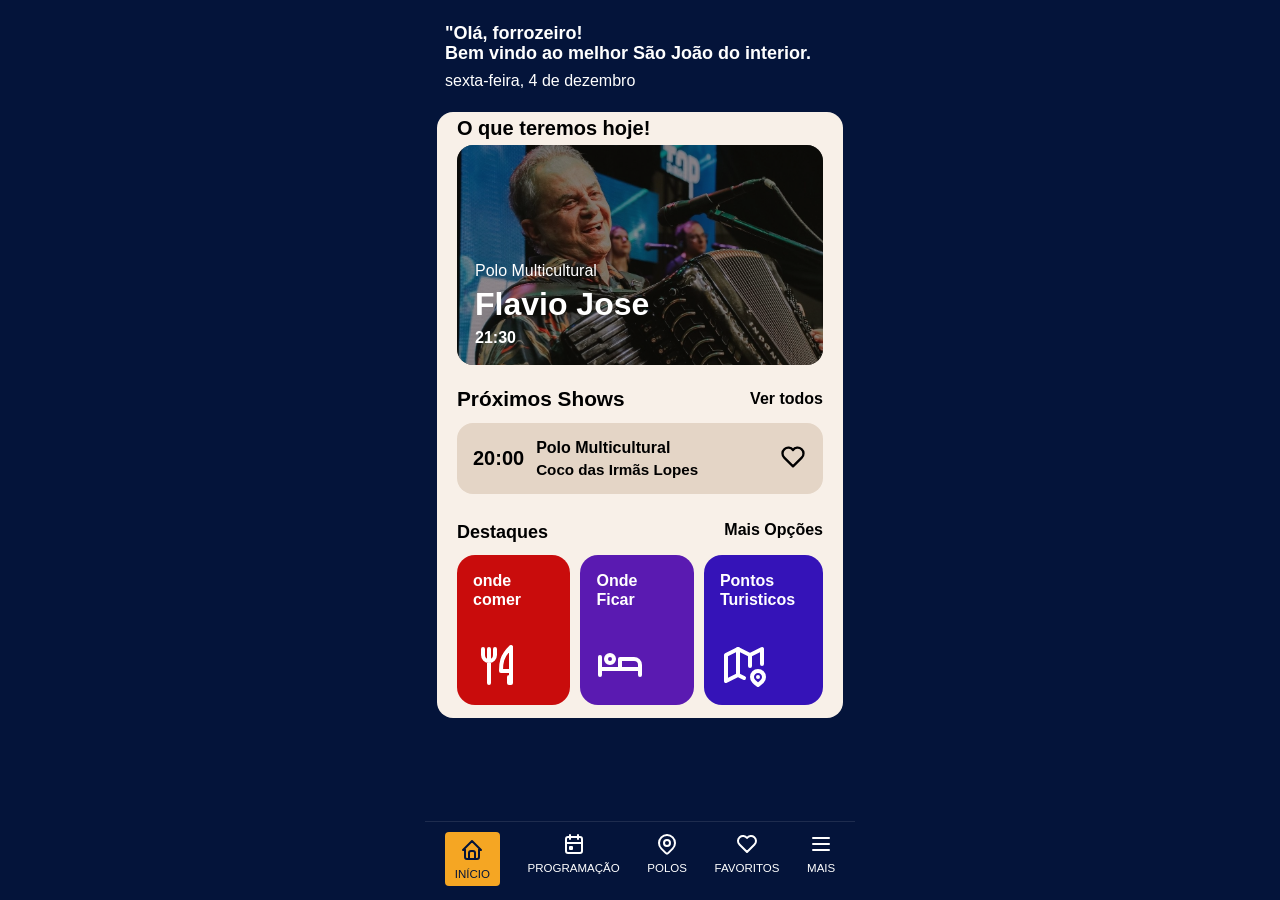
<file: index.html>
<!DOCTYPE html>
<html lang="pt-BR">

<head>
    <meta charset="UTF-8">
    <meta name="viewport" content="width=device-width, initial-scale=1.0">
    <title>Meu São João Arcoverde</title>
    <link rel="stylesheet" href="./assets/css/style.css">
    <link rel="manifest" href="/manifest.json">
    <meta name="theme-color" content="#04143A">
    <meta name="apple-mobile-web-app-capable" content="yes">
    <meta name="apple-mobile-web-app-status-bar-style" content="black-translucent">
    <meta name="apple-mobile-web-app-title" content="São João">
    <link rel="apple-touch-icon" href="/assets/icons/icon-192.png">
</head>
<body>
    <section class="topo">
        <header>
            <h1>"Olá, forrozeiro!<br>
                Bem vindo ao melhor São João do interior.
            </h1>
            <p class="data-hoje" id="dataHoje"></p>
        </header>
    </section>


    <main>
        <section class="live">
            <span>O que teremos hoje!</span>
            <div id="cardPrincipal">

            </div>
        </section>
        <section class="nextShow s">
            <header class="topoBox2">
                <h2>Próximos Shows</h2>
                <a href="./pages/programacao.html">Ver todos</a>
            </header>
            <div id="proximosShows">

            </div>
        </section>
        <section class="boxDestaques">
            <h2>Destaques</h2>
            <a href="./pages/mais.html">Mais Opções</a>
            <section class="navDestaques">
                <a href="./pages/mais/ondeComer.html" id="comer">
                    <h2>onde comer</h2>
                    <svg xmlns="http://www.w3.org/2000/svg" width="24" height="24" viewBox="0 0 24 24" fill="none"
                        stroke="currentColor" stroke-width="2" stroke-linecap="round" stroke-linejoin="round"
                        class="icon icon-tabler icons-tabler-outline icon-tabler-tools-kitchen-2">
                        <path stroke="none" d="M0 0h24v24H0z" fill="none" />
                        <path
                            d="M19 3v12h-5c-.023 -3.681 .184 -7.406 5 -12m0 12v6h-1v-3m-10 -14v17m-3 -17v3a3 3 0 1 0 6 0v-3" />
                    </svg>
                </a>
                <a href="./pages/mais/ondeFicar.html" id="ficar">
                    <h2>Onde Ficar</h2>
                    <svg xmlns="http://www.w3.org/2000/svg" width="24" height="24" viewBox="0 0 24 24" fill="none"
                        stroke="currentColor" stroke-width="2" stroke-linecap="round" stroke-linejoin="round"
                        class="icon icon-tabler icons-tabler-outline icon-tabler-bed">
                        <path stroke="none" d="M0 0h24v24H0z" fill="none" />
                        <path d="M5 9a2 2 0 1 0 4 0a2 2 0 1 0 -4 0" />
                        <path d="M22 17v-3h-20" />
                        <path d="M2 8v9" />
                        <path d="M12 14h10v-2a3 3 0 0 0 -3 -3h-7v5" />
                    </svg>
                </a>
                <a href="./pages/mais/turismo.html" id="turismo">
                    <h2>Pontos Turisticos</h2>
                    <svg xmlns="http://www.w3.org/2000/svg" width="24" height="24" viewBox="0 0 24 24" fill="none"
                        stroke="currentColor" stroke-width="2" stroke-linecap="round" stroke-linejoin="round"
                        class="icon icon-tabler icons-tabler-outline icon-tabler-map-2">
                        <path stroke="none" d="M0 0h24v24H0z" fill="none" />
                        <path d="M12 18.5l-3 -1.5l-6 3v-13l6 -3l6 3l6 -3v7.5" />
                        <path d="M9 4v13" />
                        <path d="M15 7v5.5" />
                        <path
                            d="M21.121 20.121a3 3 0 1 0 -4.242 0c.418 .419 1.125 1.045 2.121 1.879c1.051 -.89 1.759 -1.516 2.121 -1.879" />
                        <path d="M19 18v.01" />
                    </svg>
                </a>
            </section>
        </section>
    </main>

    <nav class="menu">
        <button class="btnMenu" data-pagina="inicio">
            <svg xmlns="http://www.w3.org/2000/svg" width="24" height="24" viewBox="0 0 24 24" fill="none"
                stroke="currentColor" stroke-width="2" stroke-linecap="round" stroke-linejoin="round"
                class="icon icon-tabler icons-tabler-outline icon-tabler-home">
                <path stroke="none" d="M0 0h24v24H0z" fill="none" />
                <path d="M5 12l-2 0l9 -9l9 9l-2 0" />
                <path d="M5 12v7a2 2 0 0 0 2 2h10a2 2 0 0 0 2 -2v-7" />
                <path d="M9 21v-6a2 2 0 0 1 2 -2h2a2 2 0 0 1 2 2v6" />
            </svg>
            <span>INÍCIO</span>
        </button>
        <button class="btnMenu" data-pagina="programacao">
            <svg xmlns="http://www.w3.org/2000/svg" width="24" height="24" viewBox="0 0 24 24" fill="none"
                stroke="currentColor" stroke-width="2" stroke-linecap="round" stroke-linejoin="round"
                class="icon icon-tabler icons-tabler-outline icon-tabler-calendar-event">
                <path stroke="none" d="M0 0h24v24H0z" fill="none" />
                <path d="M4 7a2 2 0 0 1 2 -2h12a2 2 0 0 1 2 2v12a2 2 0 0 1 -2 2h-12a2 2 0 0 1 -2 -2l0 -12" />
                <path d="M16 3l0 4" />
                <path d="M8 3l0 4" />
                <path d="M4 11l16 0" />
                <path d="M8 15h2v2h-2l0 -2" />
            </svg>
            <span>PROGRAMAÇÃO</span>
        </button>
        <button class="btnMenu" data-pagina="polos">
            <svg xmlns="http://www.w3.org/2000/svg" width="24" height="24" viewBox="0 0 24 24" fill="none"
                stroke="currentColor" stroke-width="2" stroke-linecap="round" stroke-linejoin="round"
                class="icon icon-tabler icons-tabler-outline icon-tabler-map-pin">
                <path stroke="none" d="M0 0h24v24H0z" fill="none" />
                <path d="M9 11a3 3 0 1 0 6 0a3 3 0 0 0 -6 0" />
                <path d="M17.657 16.657l-4.243 4.243a2 2 0 0 1 -2.827 0l-4.244 -4.243a8 8 0 1 1 11.314 0" />
            </svg>
            <span>POLOS</span>
        </button>
        <button class="btnMenu" data-pagina="favoritos">
            <svg id="favorito" xmlns="http://www.w3.org/2000/svg" width="24" height="24" viewBox="0 0 24 24" fill="none"
                stroke="currentColor" stroke-width="2" stroke-linecap="round" stroke-linejoin="round"
                class="icon icon-tabler icons-tabler-outline icon-tabler-heart">
                <path stroke="none" d="M0 0h24v24H0z" fill="none" />
                <path d="M19.5 12.572l-7.5 7.428l-7.5 -7.428a5 5 0 1 1 7.5 -6.566a5 5 0 1 1 7.5 6.572" />
            </svg>
            <span>FAVORITOS</span>
        </button>
        <button class="btnMenu" data-pagina="mais">
            <svg xmlns="http://www.w3.org/2000/svg" width="24" height="24" viewBox="0 0 24 24" fill="none"
                stroke="currentColor" stroke-width="2" stroke-linecap="round" stroke-linejoin="round"
                class="icon icon-tabler icons-tabler-outline icon-tabler-menu-2">
                <path stroke="none" d="M0 0h24v24H0z" fill="none" />
                <path d="M4 6l16 0" />
                <path d="M4 12l16 0" />
                <path d="M4 18l16 0" />
            </svg>
            <span>MAIS</span>
        </button>
    </nav>



    <script src="assets/js/home.js"></script>
    <script src="assets/js/script.js"></script>
    <script>
    if ('serviceWorker' in navigator) {
        navigator.serviceWorker.register('./sw.js')
            .then(() => console.log('Service Worker registrado!'))
            .catch(err => console.log('Erro:', err))
    }
</script>
</body>

</html>
</file>
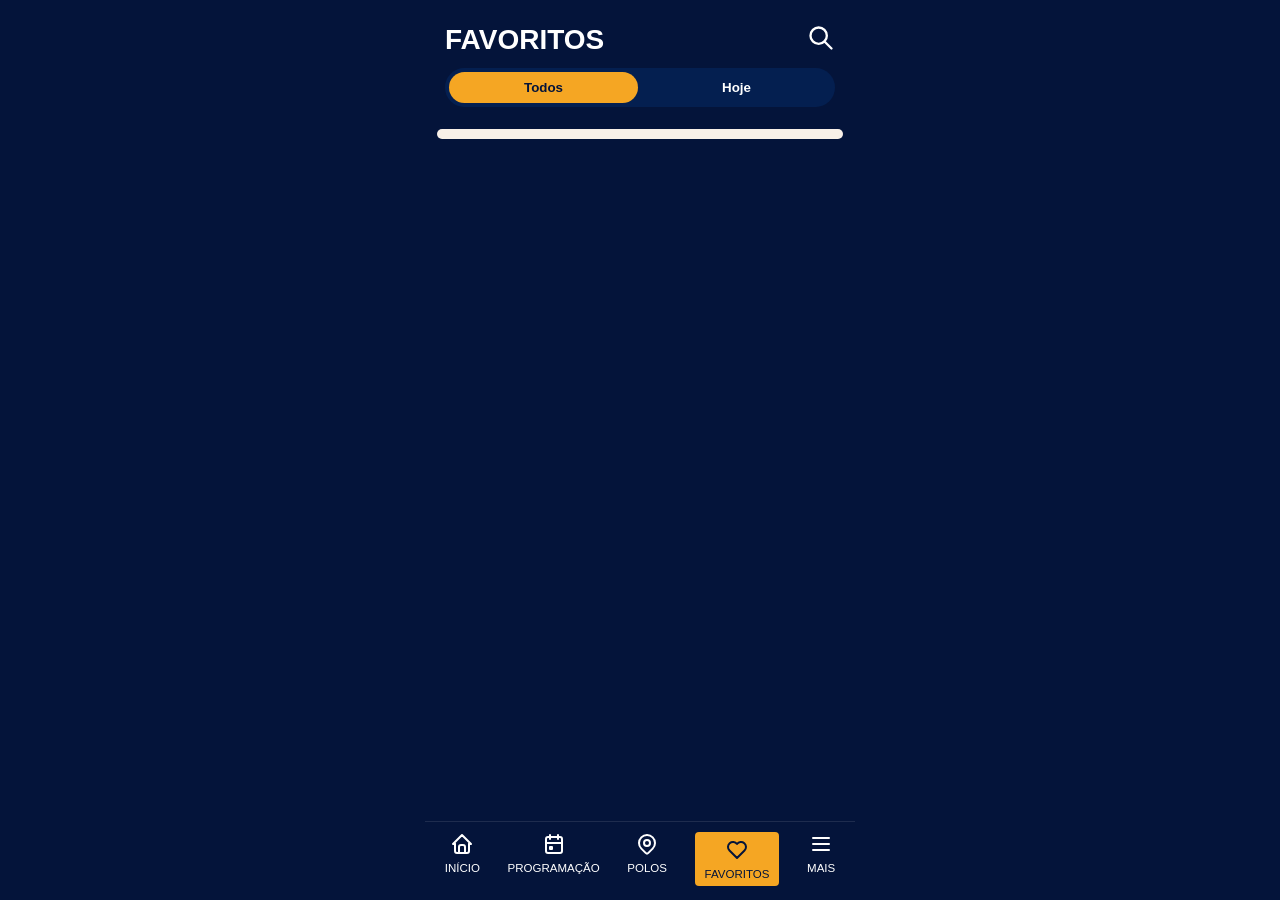
<file: pages/favoritos.html>
<!DOCTYPE html>
<html lang="pt-BR">

<head>
    <meta charset="UTF-8">
    <meta name="viewport" content="width=device-width, initial-scale=1.0">
    <title>Favoritos - Meu São João Arcoverde</title>
    <link rel="stylesheet" href="../assets/css/style.css">
    <link rel="manifest" href="/manifest.json">
    <meta name="theme-color" content="#04143A">
    <meta name="apple-mobile-web-app-capable" content="yes">
    <meta name="apple-mobile-web-app-status-bar-style" content="black-translucent">
    <meta name="apple-mobile-web-app-title" content="São João">
    <link rel="apple-touch-icon" href="/assets/icons/icon-192.png">
</head>

<body>
    <header class="headerFavoritos">
        <h1>FAVORITOS</h1>
        <button id="pesquisa">
            <svg xmlns="http://www.w3.org/2000/svg" width="24" height="24" viewBox="0 0 24 24" fill="none"
                stroke="currentColor" stroke-width="2" stroke-linecap="round" stroke-linejoin="round"
                class="icon icon-tabler icons-tabler-outline icon-tabler-zoom">
                <path stroke="none" d="M0 0h24v24H0z" fill="none" />
                <path d="M3 10a7 7 0 1 0 14 0a7 7 0 1 0 -14 0" />
                <path d="M21 21l-6 -6" />
            </svg>
        </button>
        <div id="filtro">
            <button class="btnFiltro ativo" data-filtro="todos">Todos</button>
            <button class="btnFiltro" data-filtro="hoje">Hoje</button>
        </div>

    </header>

    <main>
        <section id="listaFavoritos">


        </section>
    </main>



    <nav class="menu">
        <button class="btnMenu" data-pagina="inicio">
            <svg xmlns="http://www.w3.org/2000/svg" width="24" height="24" viewBox="0 0 24 24" fill="none"
                stroke="currentColor" stroke-width="2" stroke-linecap="round" stroke-linejoin="round"
                class="icon icon-tabler icons-tabler-outline icon-tabler-home">
                <path stroke="none" d="M0 0h24v24H0z" fill="none" />
                <path d="M5 12l-2 0l9 -9l9 9l-2 0" />
                <path d="M5 12v7a2 2 0 0 0 2 2h10a2 2 0 0 0 2 -2v-7" />
                <path d="M9 21v-6a2 2 0 0 1 2 -2h2a2 2 0 0 1 2 2v6" />
            </svg>
            <span>INÍCIO</span>
        </button>
        <button class="btnMenu" data-pagina="programacao">
            <svg xmlns="http://www.w3.org/2000/svg" width="24" height="24" viewBox="0 0 24 24" fill="none"
                stroke="currentColor" stroke-width="2" stroke-linecap="round" stroke-linejoin="round"
                class="icon icon-tabler icons-tabler-outline icon-tabler-calendar-event">
                <path stroke="none" d="M0 0h24v24H0z" fill="none" />
                <path d="M4 7a2 2 0 0 1 2 -2h12a2 2 0 0 1 2 2v12a2 2 0 0 1 -2 2h-12a2 2 0 0 1 -2 -2l0 -12" />
                <path d="M16 3l0 4" />
                <path d="M8 3l0 4" />
                <path d="M4 11l16 0" />
                <path d="M8 15h2v2h-2l0 -2" />
            </svg>
            <span>PROGRAMAÇÃO</span>
        </button>
        <button class="btnMenu" data-pagina="polos">
            <svg xmlns="http://www.w3.org/2000/svg" width="24" height="24" viewBox="0 0 24 24" fill="none"
                stroke="currentColor" stroke-width="2" stroke-linecap="round" stroke-linejoin="round"
                class="icon icon-tabler icons-tabler-outline icon-tabler-map-pin">
                <path stroke="none" d="M0 0h24v24H0z" fill="none" />
                <path d="M9 11a3 3 0 1 0 6 0a3 3 0 0 0 -6 0" />
                <path d="M17.657 16.657l-4.243 4.243a2 2 0 0 1 -2.827 0l-4.244 -4.243a8 8 0 1 1 11.314 0" />
            </svg>
            <span>POLOS</span>
        </button>
        <button class="btnMenu" data-pagina="favoritos">
            <svg id="favorito" xmlns="http://www.w3.org/2000/svg" width="24" height="24" viewBox="0 0 24 24" fill="none"
                stroke="currentColor" stroke-width="2" stroke-linecap="round" stroke-linejoin="round"
                class="icon icon-tabler icons-tabler-outline icon-tabler-heart">
                <path stroke="none" d="M0 0h24v24H0z" fill="none" />
                <path d="M19.5 12.572l-7.5 7.428l-7.5 -7.428a5 5 0 1 1 7.5 -6.566a5 5 0 1 1 7.5 6.572" />
            </svg>
            <span>FAVORITOS</span>
        </button>
        <button class="btnMenu" data-pagina="mais">
            <svg xmlns="http://www.w3.org/2000/svg" width="24" height="24" viewBox="0 0 24 24" fill="none"
                stroke="currentColor" stroke-width="2" stroke-linecap="round" stroke-linejoin="round"
                class="icon icon-tabler icons-tabler-outline icon-tabler-menu-2">
                <path stroke="none" d="M0 0h24v24H0z" fill="none" />
                <path d="M4 6l16 0" />
                <path d="M4 12l16 0" />
                <path d="M4 18l16 0" />
            </svg>
            <span>MAIS</span>
        </button>
    </nav>



    <script src="../assets/js/script.js"></script>
    <script src="../assets/js/favoritos.js"></script>
</body>

</html>
</file>
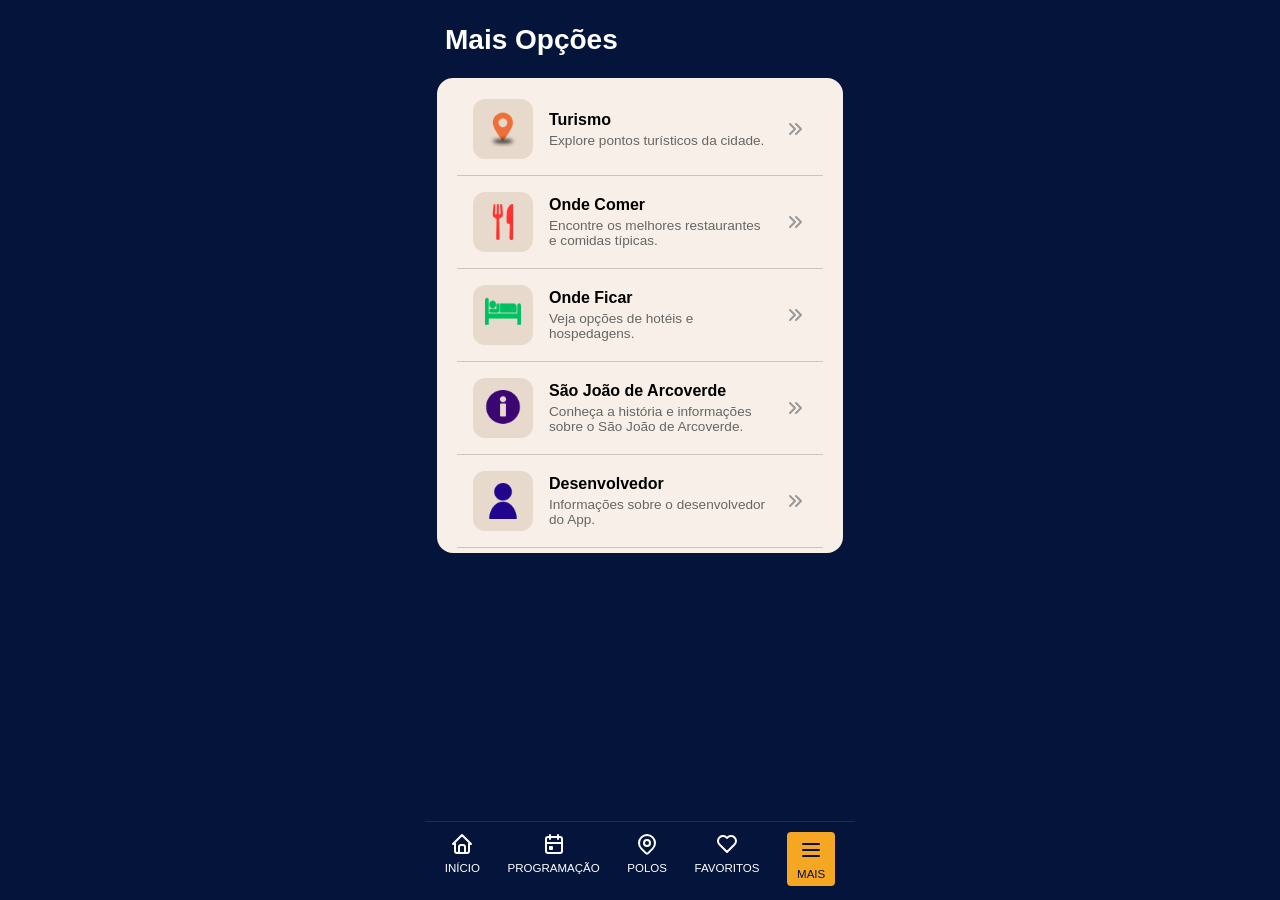
<file: pages/mais.html>
<!DOCTYPE html>
<html lang="pt-BR">

<head>
    <meta charset="UTF-8">
    <meta name="viewport" content="width=device-width, initial-scale=1.0">
    <title>Mais Opções - Meu São João Arcoverde</title>
    <link rel="stylesheet" href="../assets/css/style.css">
    <link rel="manifest" href="/manifest.json">
    <meta name="theme-color" content="#04143A">
    <meta name="apple-mobile-web-app-capable" content="yes">
    <meta name="apple-mobile-web-app-status-bar-style" content="black-translucent">
    <meta name="apple-mobile-web-app-title" content="São João">
    <link rel="apple-touch-icon" href="/assets/icons/icon-192.png">
</head>

<body>
    <header class="headerMais">
        <h1>Mais Opções</h1>
    </header>


    <main>
        <div class="cardsSobre">
            <a href="./mais/turismo.html">
                <div class="boxIcon">
                    <img src="../assets/img/local.png" alt="localização">
                </div>
                <div class="infoCard">

                    <h2>Turismo</h2>
                    <p>Explore pontos turísticos da cidade.</p>
                </div>
                <svg xmlns="http://www.w3.org/2000/svg" width="24" height="24" viewBox="0 0 24 24" fill="none"
                    stroke="currentColor" stroke-width="2" stroke-linecap="round" stroke-linejoin="round"
                    class="icon icon-tabler icons-tabler-outline icon-tabler-chevrons-right">
                    <path stroke="none" d="M0 0h24v24H0z" fill="none" />
                    <path d="M7 7l5 5l-5 5" />
                    <path d="M13 7l5 5l-5 5" />
                </svg>
            </a>
        </div>
        <div class="cardsSobre">
            <a href="./mais/ondeComer.html">
                <div class="boxIcon">
                    <img src="../assets/img/comer.png" alt="comer">
                </div>
                <div class="infoCard">

                    <h2>Onde Comer</h2>
                    <p>Encontre os melhores restaurantes e comidas típicas. </p>
                </div>
                <svg xmlns="http://www.w3.org/2000/svg" width="24" height="24" viewBox="0 0 24 24" fill="none"
                    stroke="currentColor" stroke-width="2" stroke-linecap="round" stroke-linejoin="round"
                    class="icon icon-tabler icons-tabler-outline icon-tabler-chevrons-right">
                    <path stroke="none" d="M0 0h24v24H0z" fill="none" />
                    <path d="M7 7l5 5l-5 5" />
                    <path d="M13 7l5 5l-5 5" />
                </svg>
            </a>
        </div>
        <div class="cardsSobre">
            <a href="./mais/ondeFicar.html">
                <div class="boxIcon">
                    <img src="../assets/img/dormir.png" alt="dormir">
                </div>
                <div class="infoCard">

                    <h2>Onde Ficar</h2>
                    <p>Veja opções de hotéis e hospedagens.</p>
                </div>
                <svg xmlns="http://www.w3.org/2000/svg" width="24" height="24" viewBox="0 0 24 24" fill="none"
                    stroke="currentColor" stroke-width="2" stroke-linecap="round" stroke-linejoin="round"
                    class="icon icon-tabler icons-tabler-outline icon-tabler-chevrons-right">
                    <path stroke="none" d="M0 0h24v24H0z" fill="none" />
                    <path d="M7 7l5 5l-5 5" />
                    <path d="M13 7l5 5l-5 5" />
                </svg>
            </a>
        </div>
        <div class="cardsSobre">
            <a href="./mais/sobreArcoverde.html">
                <div class="boxIcon">
                    <img src="../assets/img/info.png" alt="informação">
                </div>
                <div class="infoCard">

                    <h2>São João de Arcoverde</h2>
                    <p>Conheça a história e informações sobre o São João de Arcoverde.</p>
                </div>
                <svg xmlns="http://www.w3.org/2000/svg" width="24" height="24" viewBox="0 0 24 24" fill="none"
                    stroke="currentColor" stroke-width="2" stroke-linecap="round" stroke-linejoin="round"
                    class="icon icon-tabler icons-tabler-outline icon-tabler-chevrons-right">
                    <path stroke="none" d="M0 0h24v24H0z" fill="none" />
                    <path d="M7 7l5 5l-5 5" />
                    <path d="M13 7l5 5l-5 5" />
                </svg>

            </a>
        </div>
        <div class="cardsSobre">
            <a href="./mais/desenvolvedor.html">
                <div class="boxIcon">
                    <img src="../assets/img/desenvolvedor.png" alt="desenvolvedor">
                </div>
                <div class="infoCard">

                    <h2>Desenvolvedor</h2>
                    <p>Informações sobre o desenvolvedor do App.</p>
                </div>
                <svg xmlns="http://www.w3.org/2000/svg" width="24" height="24" viewBox="0 0 24 24" fill="none"
                    stroke="currentColor" stroke-width="2" stroke-linecap="round" stroke-linejoin="round"
                    class="icon icon-tabler icons-tabler-outline icon-tabler-chevrons-right">
                    <path stroke="none" d="M0 0h24v24H0z" fill="none" />
                    <path d="M7 7l5 5l-5 5" />
                    <path d="M13 7l5 5l-5 5" />
                </svg>
            </a>
        </div>
    </main>


    <nav class="menu">
        <button class="btnMenu" data-pagina="inicio">
            <svg xmlns="http://www.w3.org/2000/svg" width="24" height="24" viewBox="0 0 24 24" fill="none"
                stroke="currentColor" stroke-width="2" stroke-linecap="round" stroke-linejoin="round"
                class="icon icon-tabler icons-tabler-outline icon-tabler-home">
                <path stroke="none" d="M0 0h24v24H0z" fill="none" />
                <path d="M5 12l-2 0l9 -9l9 9l-2 0" />
                <path d="M5 12v7a2 2 0 0 0 2 2h10a2 2 0 0 0 2 -2v-7" />
                <path d="M9 21v-6a2 2 0 0 1 2 -2h2a2 2 0 0 1 2 2v6" />
            </svg>
            <span>INÍCIO</span>
        </button>
        <button class="btnMenu" data-pagina="programacao">
            <svg xmlns="http://www.w3.org/2000/svg" width="24" height="24" viewBox="0 0 24 24" fill="none"
                stroke="currentColor" stroke-width="2" stroke-linecap="round" stroke-linejoin="round"
                class="icon icon-tabler icons-tabler-outline icon-tabler-calendar-event">
                <path stroke="none" d="M0 0h24v24H0z" fill="none" />
                <path d="M4 7a2 2 0 0 1 2 -2h12a2 2 0 0 1 2 2v12a2 2 0 0 1 -2 2h-12a2 2 0 0 1 -2 -2l0 -12" />
                <path d="M16 3l0 4" />
                <path d="M8 3l0 4" />
                <path d="M4 11l16 0" />
                <path d="M8 15h2v2h-2l0 -2" />
            </svg>
            <span>PROGRAMAÇÃO</span>
        </button>
        <button class="btnMenu" data-pagina="polos">
            <svg xmlns="http://www.w3.org/2000/svg" width="24" height="24" viewBox="0 0 24 24" fill="none"
                stroke="currentColor" stroke-width="2" stroke-linecap="round" stroke-linejoin="round"
                class="icon icon-tabler icons-tabler-outline icon-tabler-map-pin">
                <path stroke="none" d="M0 0h24v24H0z" fill="none" />
                <path d="M9 11a3 3 0 1 0 6 0a3 3 0 0 0 -6 0" />
                <path d="M17.657 16.657l-4.243 4.243a2 2 0 0 1 -2.827 0l-4.244 -4.243a8 8 0 1 1 11.314 0" />
            </svg>
            <span>POLOS</span>
        </button>
        <button class="btnMenu" data-pagina="favoritos">
            <svg id="favorito" xmlns="http://www.w3.org/2000/svg" width="24" height="24" viewBox="0 0 24 24" fill="none"
                stroke="currentColor" stroke-width="2" stroke-linecap="round" stroke-linejoin="round"
                class="icon icon-tabler icons-tabler-outline icon-tabler-heart">
                <path stroke="none" d="M0 0h24v24H0z" fill="none" />
                <path d="M19.5 12.572l-7.5 7.428l-7.5 -7.428a5 5 0 1 1 7.5 -6.566a5 5 0 1 1 7.5 6.572" />
            </svg>
            <span>FAVORITOS</span>
        </button>
        <button class="btnMenu" data-pagina="mais">
            <svg xmlns="http://www.w3.org/2000/svg" width="24" height="24" viewBox="0 0 24 24" fill="none"
                stroke="currentColor" stroke-width="2" stroke-linecap="round" stroke-linejoin="round"
                class="icon icon-tabler icons-tabler-outline icon-tabler-menu-2">
                <path stroke="none" d="M0 0h24v24H0z" fill="none" />
                <path d="M4 6l16 0" />
                <path d="M4 12l16 0" />
                <path d="M4 18l16 0" />
            </svg>
            <span>MAIS</span>
        </button>
    </nav>



    <script src="../assets/js/script.js"></script>


</body>

</html>
</file>
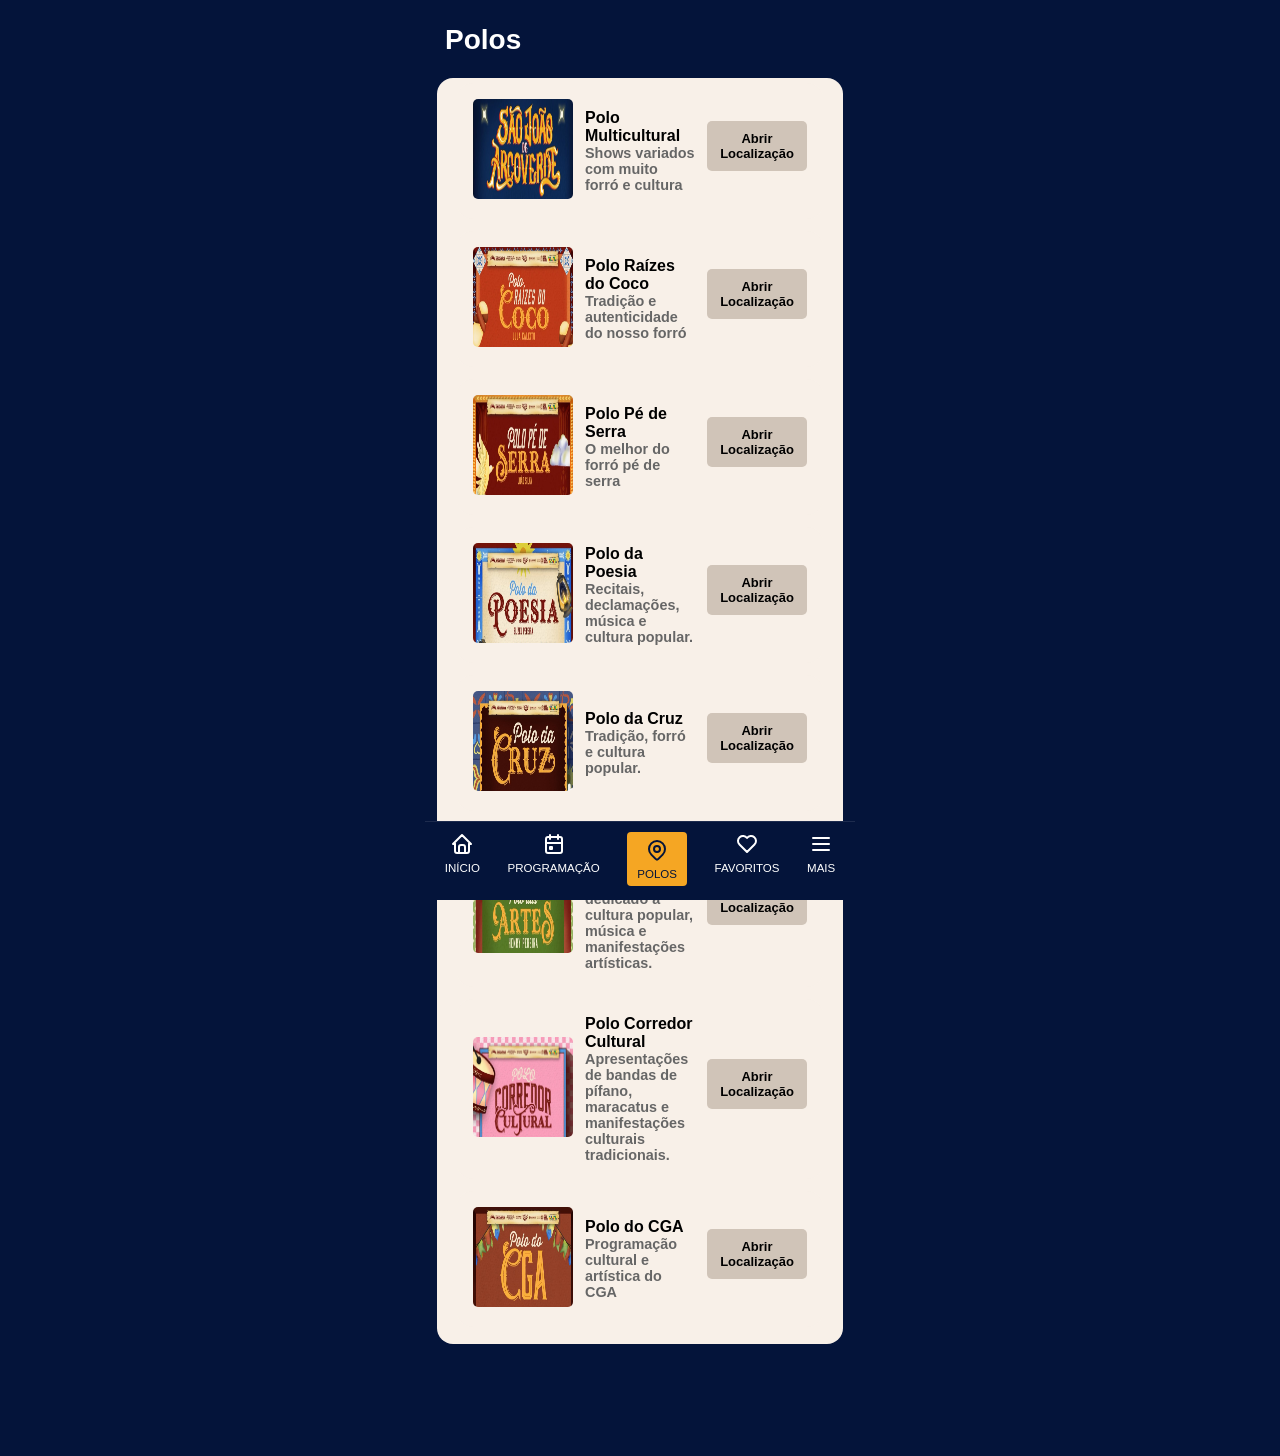
<file: pages/polos.html>
<!DOCTYPE html>
<html lang="pt-BR">

<head>
    <meta charset="UTF-8">
    <meta name="viewport" content="width=device-width, initial-scale=1.0">
    <title>Polos - Meu São João Arcoverde</title>
    <link rel="stylesheet" href="../assets/css/style.css">
    <link rel="manifest" href="/manifest.json">
    <meta name="theme-color" content="#04143A">
    <meta name="apple-mobile-web-app-capable" content="yes">
    <meta name="apple-mobile-web-app-status-bar-style" content="black-translucent">
    <meta name="apple-mobile-web-app-title" content="São João">
    <link rel="apple-touch-icon" href="/assets/icons/icon-192.png">
</head>

<body>
    <header class="headerPolo">
        <h1>Polos</h1>
    </header>

    <main>
        <section class="cardPolos" id="cardPolos">
            <button class="abrirMapa">

            </button>

        </section>
    </main>


    <nav class="menu">
        <button class="btnMenu" data-pagina="inicio">
            <svg xmlns="http://www.w3.org/2000/svg" width="24" height="24" viewBox="0 0 24 24" fill="none"
                stroke="currentColor" stroke-width="2" stroke-linecap="round" stroke-linejoin="round"
                class="icon icon-tabler icons-tabler-outline icon-tabler-home">
                <path stroke="none" d="M0 0h24v24H0z" fill="none" />
                <path d="M5 12l-2 0l9 -9l9 9l-2 0" />
                <path d="M5 12v7a2 2 0 0 0 2 2h10a2 2 0 0 0 2 -2v-7" />
                <path d="M9 21v-6a2 2 0 0 1 2 -2h2a2 2 0 0 1 2 2v6" />
            </svg>
            <span>INÍCIO</span>
        </button>
        <button class="btnMenu" data-pagina="programacao">
            <svg xmlns="http://www.w3.org/2000/svg" width="24" height="24" viewBox="0 0 24 24" fill="none"
                stroke="currentColor" stroke-width="2" stroke-linecap="round" stroke-linejoin="round"
                class="icon icon-tabler icons-tabler-outline icon-tabler-calendar-event">
                <path stroke="none" d="M0 0h24v24H0z" fill="none" />
                <path d="M4 7a2 2 0 0 1 2 -2h12a2 2 0 0 1 2 2v12a2 2 0 0 1 -2 2h-12a2 2 0 0 1 -2 -2l0 -12" />
                <path d="M16 3l0 4" />
                <path d="M8 3l0 4" />
                <path d="M4 11l16 0" />
                <path d="M8 15h2v2h-2l0 -2" />
            </svg>
            <span>PROGRAMAÇÃO</span>
        </button>
        <button class="btnMenu" data-pagina="polos">
            <svg xmlns="http://www.w3.org/2000/svg" width="24" height="24" viewBox="0 0 24 24" fill="none"
                stroke="currentColor" stroke-width="2" stroke-linecap="round" stroke-linejoin="round"
                class="icon icon-tabler icons-tabler-outline icon-tabler-map-pin">
                <path stroke="none" d="M0 0h24v24H0z" fill="none" />
                <path d="M9 11a3 3 0 1 0 6 0a3 3 0 0 0 -6 0" />
                <path d="M17.657 16.657l-4.243 4.243a2 2 0 0 1 -2.827 0l-4.244 -4.243a8 8 0 1 1 11.314 0" />
            </svg>
            <span>POLOS</span>
        </button>
        <button class="btnMenu" data-pagina="favoritos">
            <svg id="favorito" xmlns="http://www.w3.org/2000/svg" width="24" height="24" viewBox="0 0 24 24" fill="none"
                stroke="currentColor" stroke-width="2" stroke-linecap="round" stroke-linejoin="round"
                class="icon icon-tabler icons-tabler-outline icon-tabler-heart">
                <path stroke="none" d="M0 0h24v24H0z" fill="none" />
                <path d="M19.5 12.572l-7.5 7.428l-7.5 -7.428a5 5 0 1 1 7.5 -6.566a5 5 0 1 1 7.5 6.572" />
            </svg>
            <span>FAVORITOS</span>
        </button>
        <button class="btnMenu" data-pagina="mais">
            <svg xmlns="http://www.w3.org/2000/svg" width="24" height="24" viewBox="0 0 24 24" fill="none"
                stroke="currentColor" stroke-width="2" stroke-linecap="round" stroke-linejoin="round"
                class="icon icon-tabler icons-tabler-outline icon-tabler-menu-2">
                <path stroke="none" d="M0 0h24v24H0z" fill="none" />
                <path d="M4 6l16 0" />
                <path d="M4 12l16 0" />
                <path d="M4 18l16 0" />
            </svg>
            <span>MAIS</span>
        </button>
    </nav>



    <script src="../assets/js/script.js"></script>
    <script src="../assets/js/polos.js"></script>


</body>

</html>
</file>
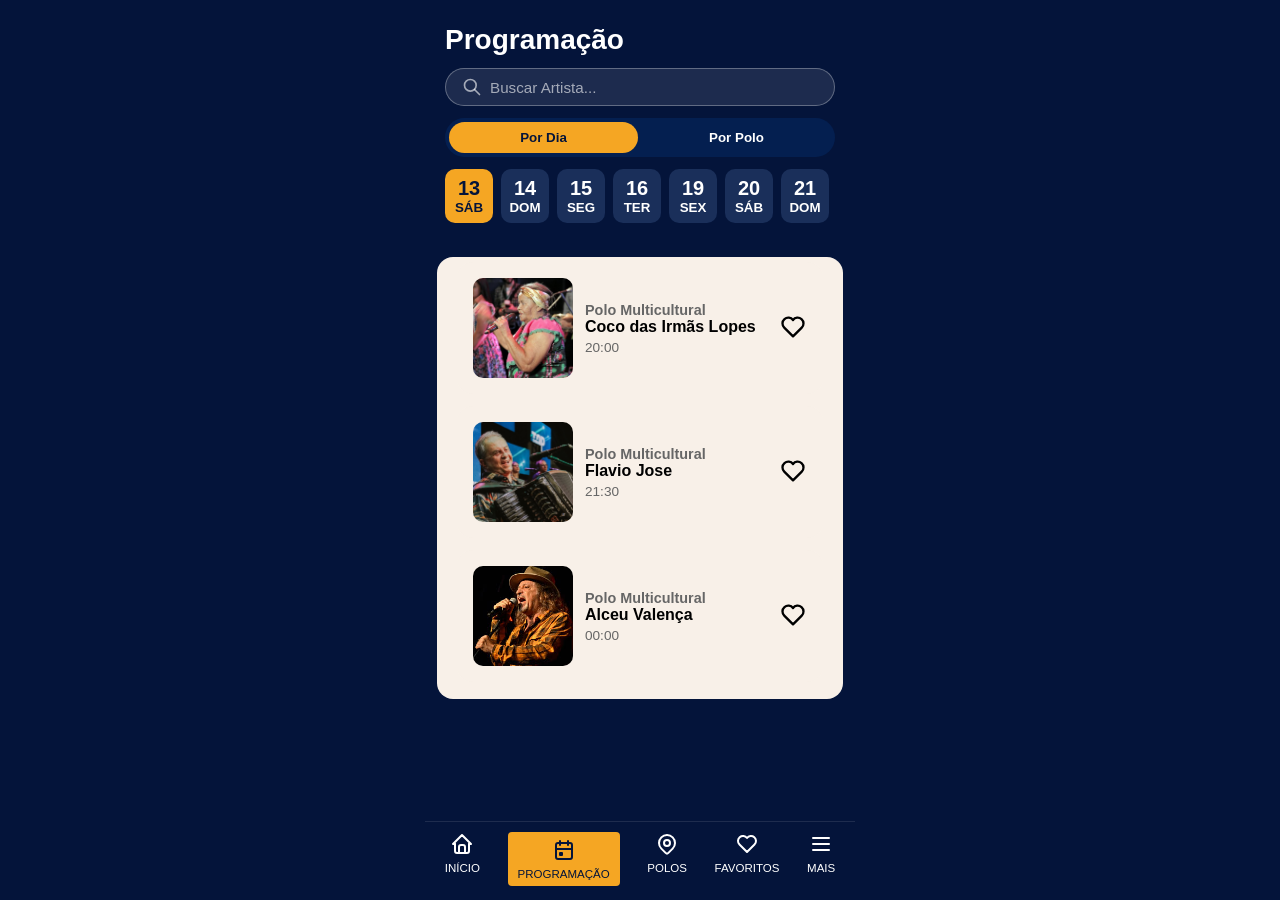
<file: pages/programacao.html>
<!DOCTYPE html>
<html lang="pt-BR">

<head>
    <meta charset="UTF-8">
    <meta name="viewport" content="width=device-width, initial-scale=1.0">
    <title>Programação - Meu São João Arcoverde</title>
    <link rel="stylesheet" href="../assets/css/style.css">
    <link rel="manifest" href="/manifest.json">
    <meta name="theme-color" content="#04143A">
    <meta name="apple-mobile-web-app-capable" content="yes">
    <meta name="apple-mobile-web-app-status-bar-style" content="black-translucent">
    <meta name="apple-mobile-web-app-title" content="São João">
    <link rel="apple-touch-icon" href="/assets/icons/icon-192.png">
</head>

<body>
    <header class="headerProgramacao">
        <h1>Programação</h1>
        <div class="barraPesquisa">

            <svg xmlns="http://www.w3.org/2000/svg" width="20" height="20" viewBox="0 0 24 24" fill="none"
                stroke="currentColor" stroke-width="2" stroke-linecap="round" stroke-linejoin="round">
                <path stroke="none" d="M0 0h24v24H0z" fill="none" />
                <path d="M3 10a7 7 0 1 0 14 0a7 7 0 1 0 -14 0" />
                <path d="M21 21l-6 -6" />
            </svg>

            <input type="text" id="inputPesquisa" placeholder="Buscar Artista...">

        </div>
        <div id="filtro">
            <button class="btnFiltro ativo" data-filtro="dia">Por Dia</button>
            <button class="btnFiltro" data-filtro="polo">Por Polo</button>
        </div>
        <section class="filtroScroll" id="filtroScroll">

        </section>


    </header>


    <main>
        <section id="programacao">

        </section>
    </main>


    <nav class="menu">
        <button class="btnMenu" data-pagina="inicio">
            <svg xmlns="http://www.w3.org/2000/svg" width="24" height="24" viewBox="0 0 24 24" fill="none"
                stroke="currentColor" stroke-width="2" stroke-linecap="round" stroke-linejoin="round"
                class="icon icon-tabler icons-tabler-outline icon-tabler-home">
                <path stroke="none" d="M0 0h24v24H0z" fill="none" />
                <path d="M5 12l-2 0l9 -9l9 9l-2 0" />
                <path d="M5 12v7a2 2 0 0 0 2 2h10a2 2 0 0 0 2 -2v-7" />
                <path d="M9 21v-6a2 2 0 0 1 2 -2h2a2 2 0 0 1 2 2v6" />
            </svg>
            <span>INÍCIO</span>
        </button>
        <button class="btnMenu" data-pagina="programacao">
            <svg xmlns="http://www.w3.org/2000/svg" width="24" height="24" viewBox="0 0 24 24" fill="none"
                stroke="currentColor" stroke-width="2" stroke-linecap="round" stroke-linejoin="round"
                class="icon icon-tabler icons-tabler-outline icon-tabler-calendar-event">
                <path stroke="none" d="M0 0h24v24H0z" fill="none" />
                <path d="M4 7a2 2 0 0 1 2 -2h12a2 2 0 0 1 2 2v12a2 2 0 0 1 -2 2h-12a2 2 0 0 1 -2 -2l0 -12" />
                <path d="M16 3l0 4" />
                <path d="M8 3l0 4" />
                <path d="M4 11l16 0" />
                <path d="M8 15h2v2h-2l0 -2" />
            </svg>
            <span>PROGRAMAÇÃO</span>
        </button>
        <button class="btnMenu" data-pagina="polos">
            <svg xmlns="http://www.w3.org/2000/svg" width="24" height="24" viewBox="0 0 24 24" fill="none"
                stroke="currentColor" stroke-width="2" stroke-linecap="round" stroke-linejoin="round"
                class="icon icon-tabler icons-tabler-outline icon-tabler-map-pin">
                <path stroke="none" d="M0 0h24v24H0z" fill="none" />
                <path d="M9 11a3 3 0 1 0 6 0a3 3 0 0 0 -6 0" />
                <path d="M17.657 16.657l-4.243 4.243a2 2 0 0 1 -2.827 0l-4.244 -4.243a8 8 0 1 1 11.314 0" />
            </svg>
            <span>POLOS</span>
        </button>
        <button class="btnMenu" data-pagina="favoritos">
            <svg id="favorito" xmlns="http://www.w3.org/2000/svg" width="24" height="24" viewBox="0 0 24 24" fill="none"
                stroke="currentColor" stroke-width="2" stroke-linecap="round" stroke-linejoin="round"
                class="icon icon-tabler icons-tabler-outline icon-tabler-heart">
                <path stroke="none" d="M0 0h24v24H0z" fill="none" />
                <path d="M19.5 12.572l-7.5 7.428l-7.5 -7.428a5 5 0 1 1 7.5 -6.566a5 5 0 1 1 7.5 6.572" />
            </svg>
            <span>FAVORITOS</span>
        </button>
        <button class="btnMenu" data-pagina="mais">
            <svg xmlns="http://www.w3.org/2000/svg" width="24" height="24" viewBox="0 0 24 24" fill="none"
                stroke="currentColor" stroke-width="2" stroke-linecap="round" stroke-linejoin="round"
                class="icon icon-tabler icons-tabler-outline icon-tabler-menu-2">
                <path stroke="none" d="M0 0h24v24H0z" fill="none" />
                <path d="M4 6l16 0" />
                <path d="M4 12l16 0" />
                <path d="M4 18l16 0" />
            </svg>
            <span>MAIS</span>
        </button>
    </nav>



    <script src="../assets/js/script.js"></script>
    <script src="../assets/js/programacao.js"></script>
</body>

</html>
</file>
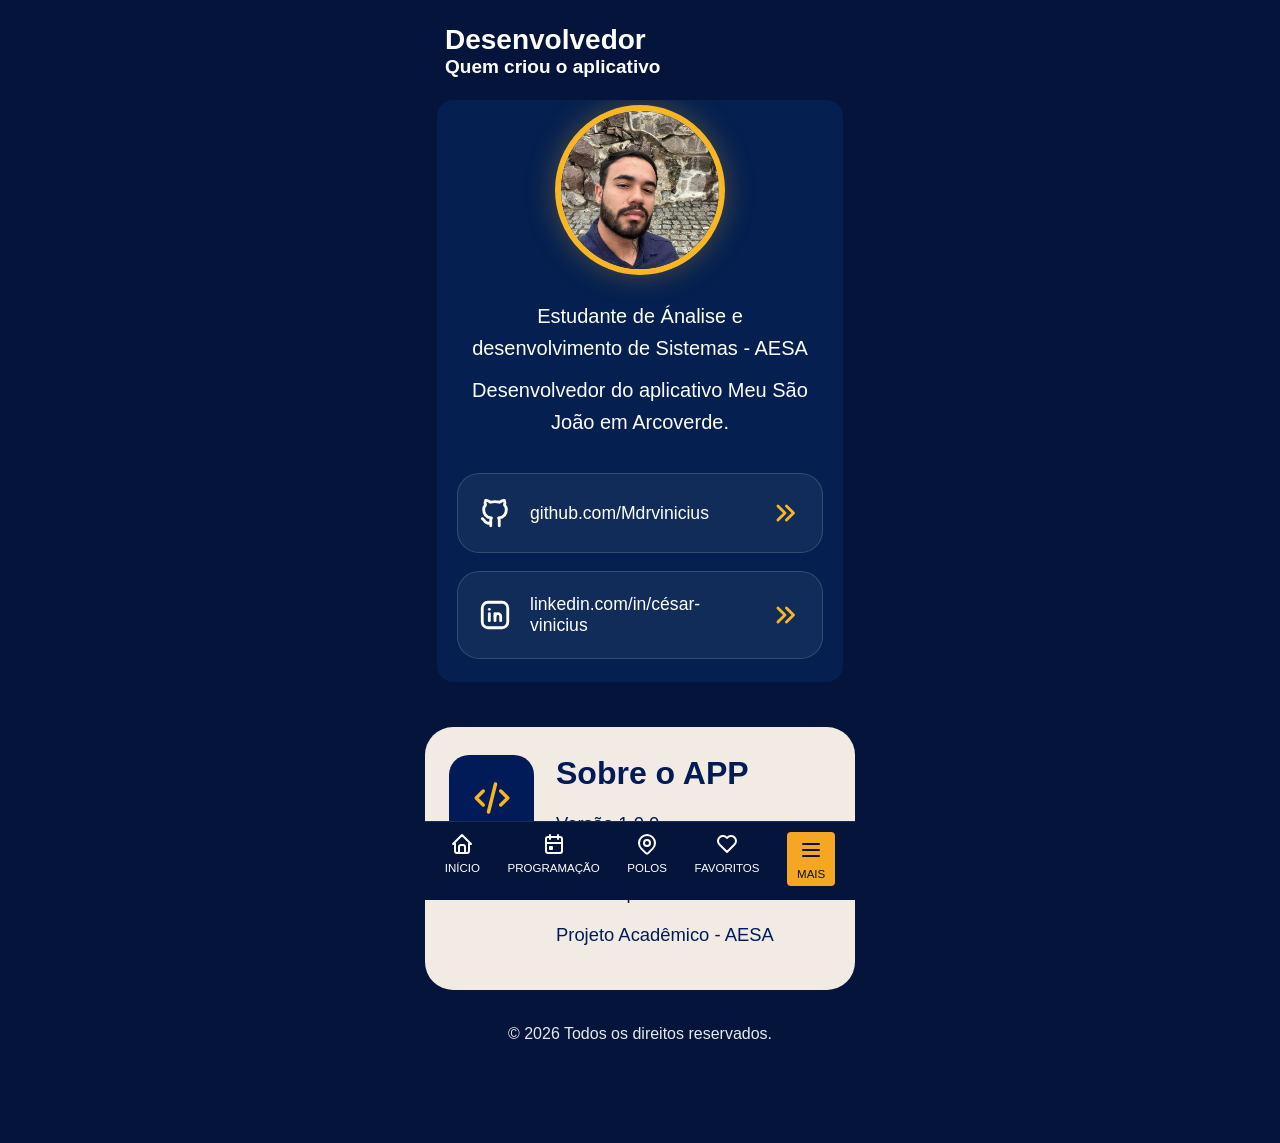
<file: pages/mais/desenvolvedor.html>
<!DOCTYPE html>
<html lang="pt-BR">

<head>
    <meta charset="UTF-8">
    <meta name="viewport" content="width=device-width, initial-scale=1.0">
    <title>Desenvolvedor - Meu São João Arcoverde</title>
    <link rel="stylesheet" href="../../assets/css/style.css">
    <link rel="manifest" href="/manifest.json">
    <meta name="theme-color" content="#04143A">
    <meta name="apple-mobile-web-app-capable" content="yes">
    <meta name="apple-mobile-web-app-status-bar-style" content="black-translucent">
    <meta name="apple-mobile-web-app-title" content="São João">
    <link rel="apple-touch-icon" href="/assets/icons/icon-192.png">
</head>

<body>
    <header class="headerMeu">
        <h1>Desenvolvedor</h1>
        <h2>Quem criou o aplicativo</h2>
    </header>

    <main class="mainInfo">
        <div class="fotoMinha">
            <img src="../../assets/img/eu.jpeg" alt="minha foto">
        </div>
        <div class="infoMinhas">
            <p>Estudante de Ánalise e desenvolvimento de Sistemas - AESA</p>
            <P>Desenvolvedor do aplicativo Meu São João em Arcoverde.</P>
        </div>

        <a href="https://github.com/Mdrvinicius" target="_blank" rel="noopener noreferrer" class="cardGit">

            <svg xmlns="http://www.w3.org/2000/svg" width="24" height="24" viewBox="0 0 24 24" fill="none"
                stroke="currentColor" stroke-width="2" stroke-linecap="round" stroke-linejoin="round"
                class="icon icon-tabler icons-tabler-outline icon-tabler-brand-github">
                <path stroke="none" d="M0 0h24v24H0z" fill="none" />
                <path
                    d="M9 19c-4.3 1.4 -4.3 -2.5 -6 -3m12 5v-3.5c0 -1 .1 -1.4 -.5 -2c2.8 -.3 5.5 -1.4 5.5 -6a4.6 4.6 0 0 0 -1.3 -3.2a4.2 4.2 0 0 0 -.1 -3.2s-1.1 -.3 -3.5 1.3a12.3 12.3 0 0 0 -6.2 0c-2.4 -1.6 -3.5 -1.3 -3.5 -1.3a4.2 4.2 0 0 0 -.1 3.2a4.6 4.6 0 0 0 -1.3 3.2c0 4.6 2.7 5.7 5.5 6c-.6 .6 -.6 1.2 -.5 2v3.5" />
            </svg>

            <P>github.com/Mdrvinicius</P>

            <svg xmlns="http://www.w3.org/2000/svg" width="24" height="24" viewBox="0 0 24 24" fill="none"
                stroke="currentColor" stroke-width="2" stroke-linecap="round" stroke-linejoin="round"
                class="icon icon-tabler icons-tabler-outline icon-tabler-chevrons-right">
                <path stroke="none" d="M0 0h24v24H0z" fill="none" />
                <path d="M7 7l5 5l-5 5" />
                <path d="M13 7l5 5l-5 5" />
            </svg>
        </a>
        <a href="https://www.linkedin.com/in/césar-vinicius-lira-da-silva-3b162b218" target="_blank"
            rel="noopener noreferrer" class="cardLink">
            <svg xmlns="http://www.w3.org/2000/svg" width="24" height="24" viewBox="0 0 24 24" fill="none"
                stroke="currentColor" stroke-width="2" stroke-linecap="round" stroke-linejoin="round"
                class="icon icon-tabler icons-tabler-outline icon-tabler-brand-linkedin">
                <path stroke="none" d="M0 0h24v24H0z" fill="none" />
                <path d="M8 11v5" />
                <path d="M8 8v.01" />
                <path d="M12 16v-5" />
                <path d="M16 16v-3a2 2 0 1 0 -4 0" />
                <path d="M3 7a4 4 0 0 1 4 -4h10a4 4 0 0 1 4 4v10a4 4 0 0 1 -4 4h-10a4 4 0 0 1 -4 -4l0 -10" />
            </svg>

            <p>linkedin.com/in/césar-vinicius</p>

            <svg xmlns="http://www.w3.org/2000/svg" width="24" height="24" viewBox="0 0 24 24" fill="none"
                stroke="currentColor" stroke-width="2" stroke-linecap="round" stroke-linejoin="round"
                class="icon icon-tabler icons-tabler-outline icon-tabler-chevrons-right">
                <path stroke="none" d="M0 0h24v24H0z" fill="none" />
                <path d="M7 7l5 5l-5 5" />
                <path d="M13 7l5 5l-5 5" />
            </svg>
        </a>
        </div>
    </main>

    <section class="sobreApp">
        <div class="boxSvg">
            <svg xmlns="http://www.w3.org/2000/svg" width="24" height="24" viewBox="0 0 24 24" fill="none"
                stroke="currentColor" stroke-width="2" stroke-linecap="round" stroke-linejoin="round"
                class="icon icon-tabler icons-tabler-outline icon-tabler-code">
                <path stroke="none" d="M0 0h24v24H0z" fill="none" />
                <path d="M7 8l-4 4l4 4" />
                <path d="M17 8l4 4l-4 4" />
                <path d="M14 4l-4 16" />
            </svg>
        </div>

        <div class="infoApp">

            <h3>Sobre o APP</h3>
            <p>Versão 1.0.0</p>
            <p>Desenvolvido com HTML,CSS e JavaScript</p>
            <p>Projeto Acadêmico - AESA</p>

        </div>
    </section>


    <p>&copy; 2026 Todos os direitos reservados.</p>




    <nav class="menu">
        <button class="btnMenu" data-pagina="inicio">
            <svg xmlns="http://www.w3.org/2000/svg" width="24" height="24" viewBox="0 0 24 24" fill="none"
                stroke="currentColor" stroke-width="2" stroke-linecap="round" stroke-linejoin="round"
                class="icon icon-tabler icons-tabler-outline icon-tabler-home">
                <path stroke="none" d="M0 0h24v24H0z" fill="none" />
                <path d="M5 12l-2 0l9 -9l9 9l-2 0" />
                <path d="M5 12v7a2 2 0 0 0 2 2h10a2 2 0 0 0 2 -2v-7" />
                <path d="M9 21v-6a2 2 0 0 1 2 -2h2a2 2 0 0 1 2 2v6" />
            </svg>
            <span>INÍCIO</span>
        </button>
        <button class="btnMenu" data-pagina="programacao">
            <svg xmlns="http://www.w3.org/2000/svg" width="24" height="24" viewBox="0 0 24 24" fill="none"
                stroke="currentColor" stroke-width="2" stroke-linecap="round" stroke-linejoin="round"
                class="icon icon-tabler icons-tabler-outline icon-tabler-calendar-event">
                <path stroke="none" d="M0 0h24v24H0z" fill="none" />
                <path d="M4 7a2 2 0 0 1 2 -2h12a2 2 0 0 1 2 2v12a2 2 0 0 1 -2 2h-12a2 2 0 0 1 -2 -2l0 -12" />
                <path d="M16 3l0 4" />
                <path d="M8 3l0 4" />
                <path d="M4 11l16 0" />
                <path d="M8 15h2v2h-2l0 -2" />
            </svg>
            <span>PROGRAMAÇÃO</span>
        </button>
        <button class="btnMenu" data-pagina="polos">
            <svg xmlns="http://www.w3.org/2000/svg" width="24" height="24" viewBox="0 0 24 24" fill="none"
                stroke="currentColor" stroke-width="2" stroke-linecap="round" stroke-linejoin="round"
                class="icon icon-tabler icons-tabler-outline icon-tabler-map-pin">
                <path stroke="none" d="M0 0h24v24H0z" fill="none" />
                <path d="M9 11a3 3 0 1 0 6 0a3 3 0 0 0 -6 0" />
                <path d="M17.657 16.657l-4.243 4.243a2 2 0 0 1 -2.827 0l-4.244 -4.243a8 8 0 1 1 11.314 0" />
            </svg>
            <span>POLOS</span>
        </button>
        <button class="btnMenu" data-pagina="favoritos">
            <svg id="favorito" xmlns="http://www.w3.org/2000/svg" width="24" height="24" viewBox="0 0 24 24" fill="none"
                stroke="currentColor" stroke-width="2" stroke-linecap="round" stroke-linejoin="round"
                class="icon icon-tabler icons-tabler-outline icon-tabler-heart">
                <path stroke="none" d="M0 0h24v24H0z" fill="none" />
                <path d="M19.5 12.572l-7.5 7.428l-7.5 -7.428a5 5 0 1 1 7.5 -6.566a5 5 0 1 1 7.5 6.572" />
            </svg>
            <span>FAVORITOS</span>
        </button>
        <button class="btnMenu" data-pagina="mais">
            <svg xmlns="http://www.w3.org/2000/svg" width="24" height="24" viewBox="0 0 24 24" fill="none"
                stroke="currentColor" stroke-width="2" stroke-linecap="round" stroke-linejoin="round"
                class="icon icon-tabler icons-tabler-outline icon-tabler-menu-2">
                <path stroke="none" d="M0 0h24v24H0z" fill="none" />
                <path d="M4 6l16 0" />
                <path d="M4 12l16 0" />
                <path d="M4 18l16 0" />
            </svg>
            <span>MAIS</span>
        </button>
    </nav>

    <script src="../../assets/js/script.js"></script>
</body>

</html>
</file>
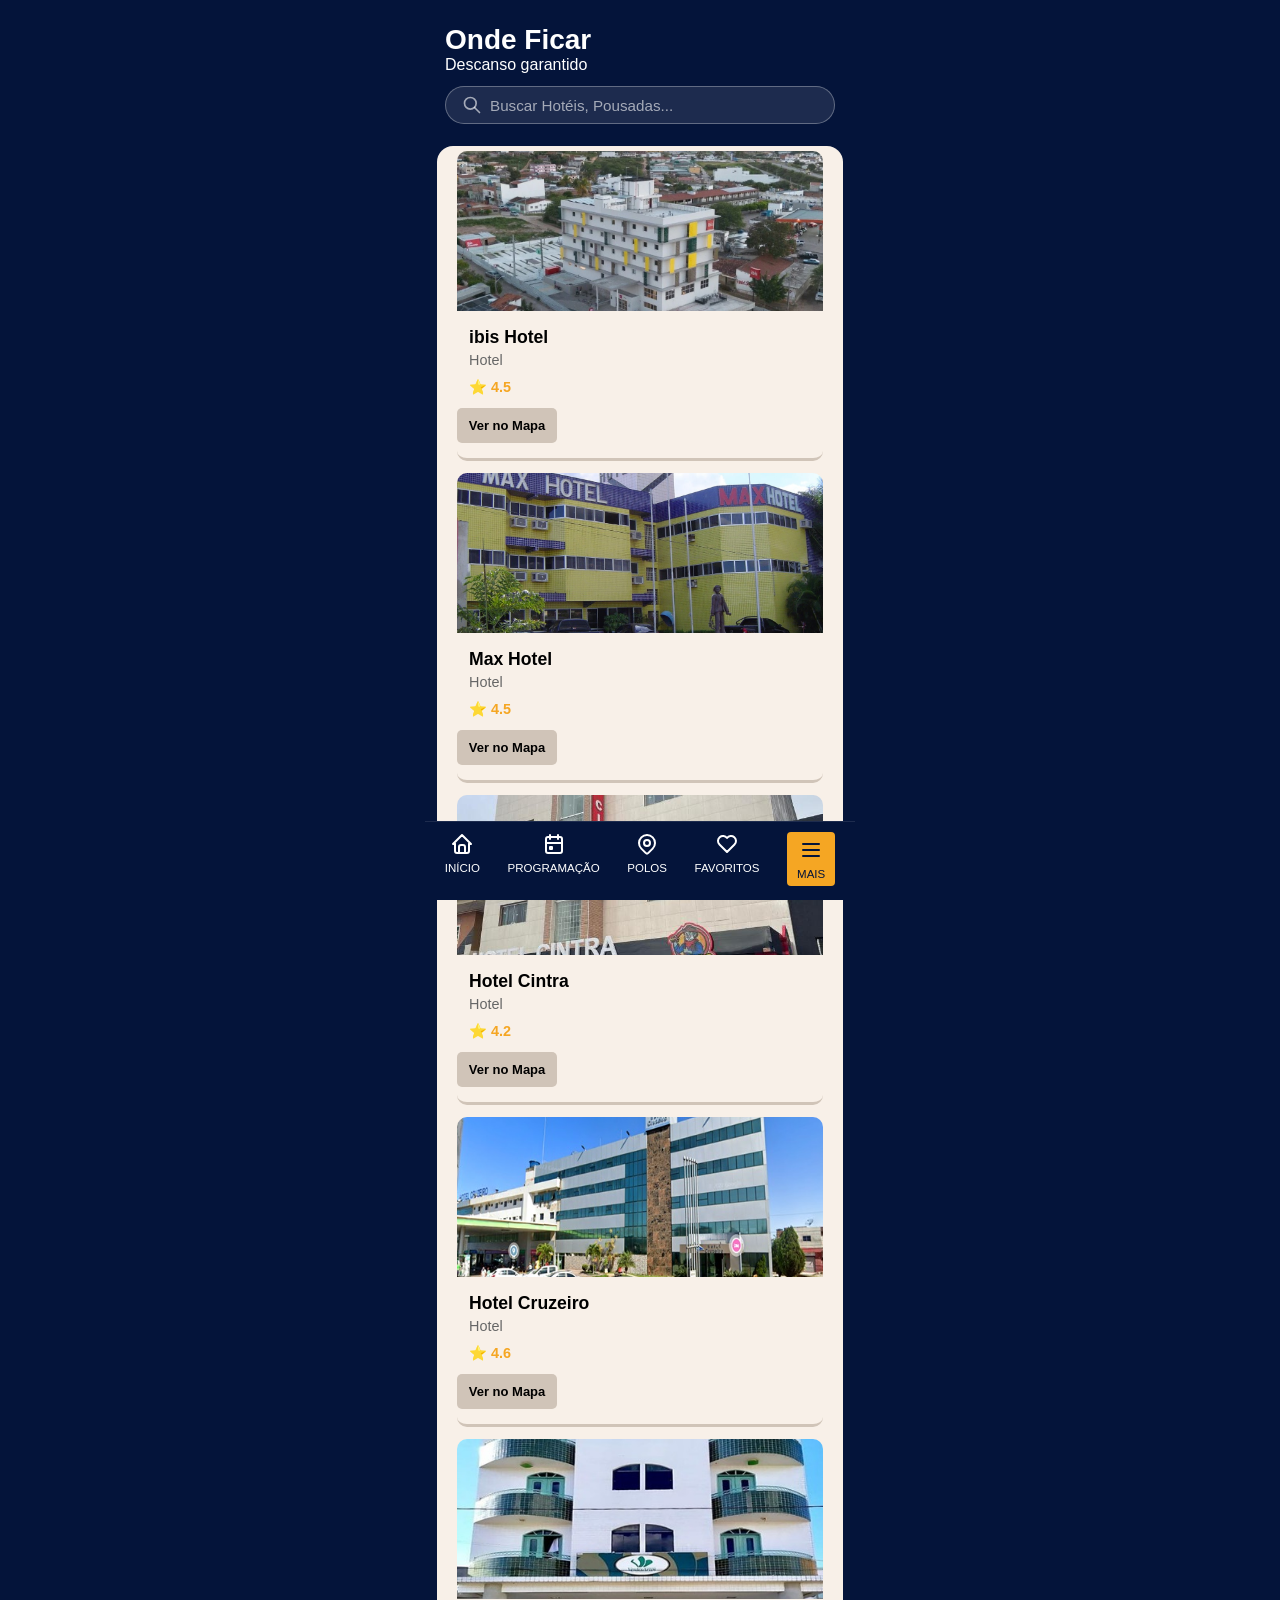
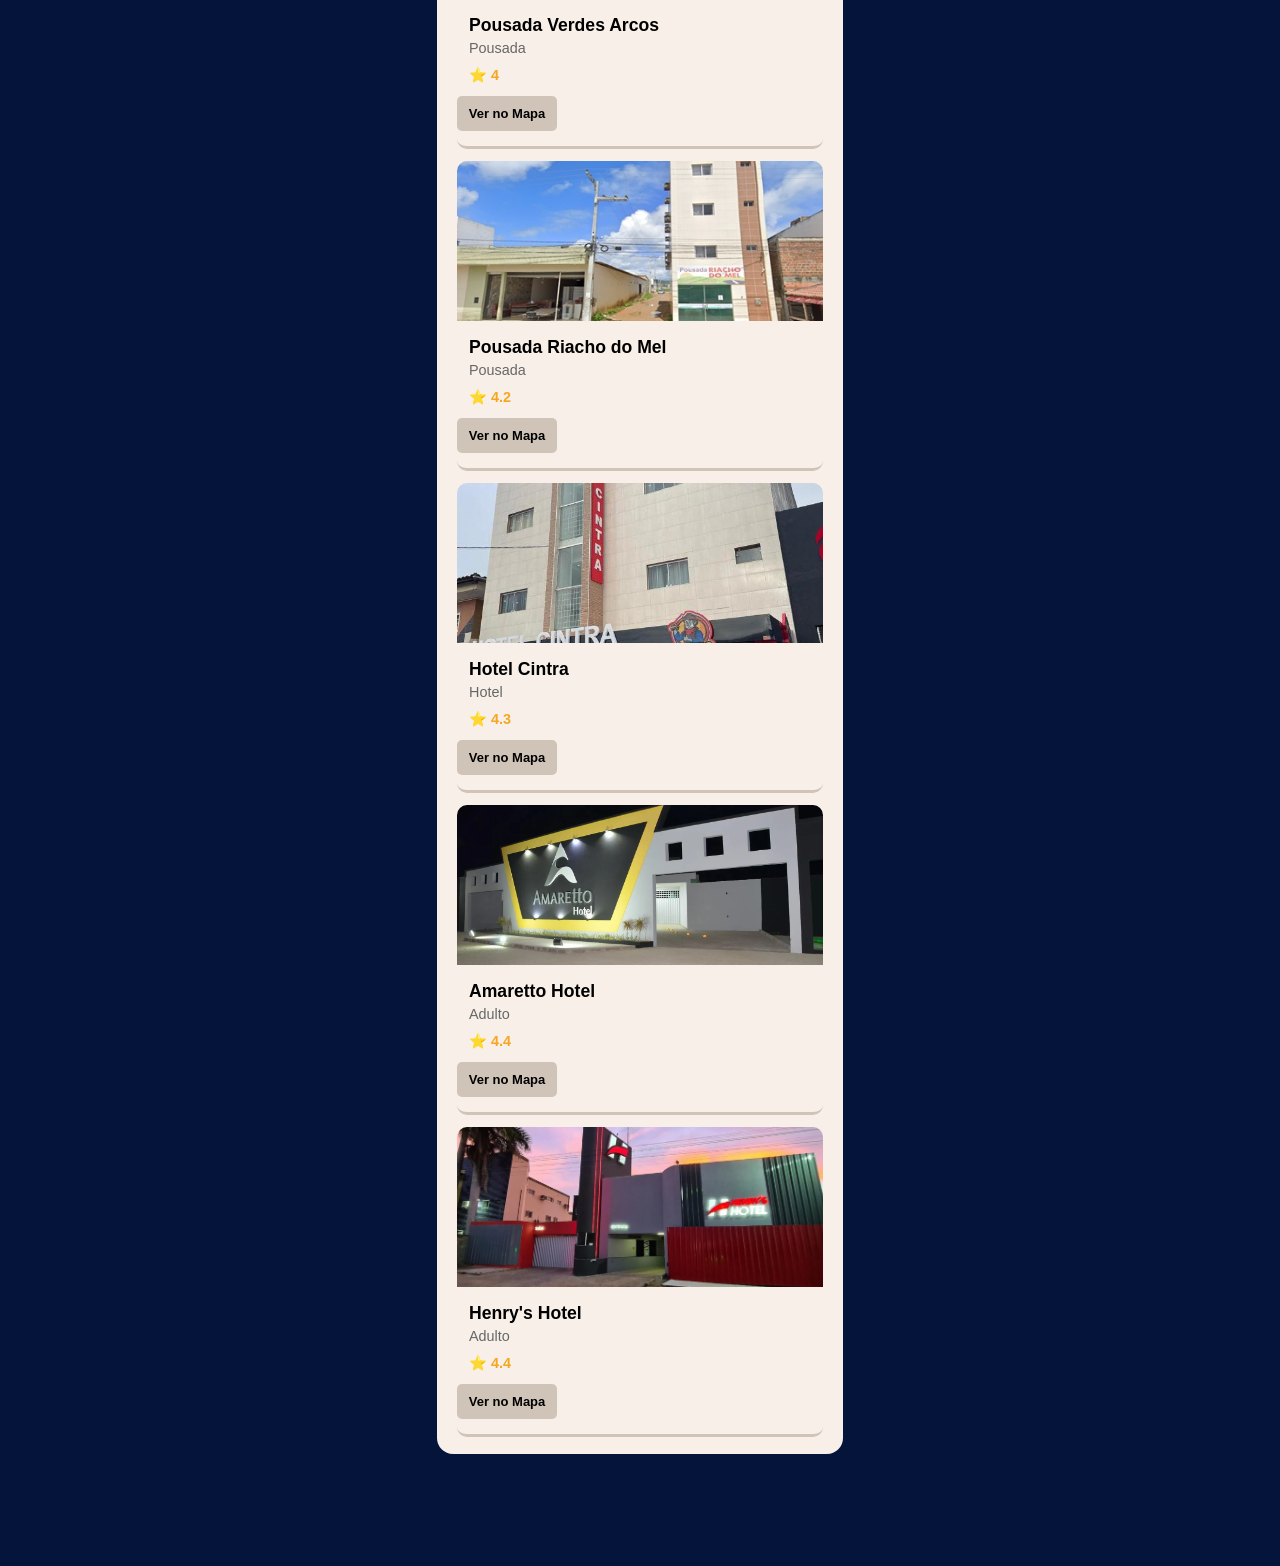
<file: pages/mais/ondeFicar.html>
<!DOCTYPE html>
<html lang="pt-BR">

<head>
    <meta charset="UTF-8">
    <meta name="viewport" content="width=device-width, initial-scale=1.0">
    <title>Onde Ficar - Meu São João Arcoverde</title>
    <link rel="stylesheet" href="../../assets/css/style.css">
    <link rel="manifest" href="/manifest.json">
    <meta name="theme-color" content="#04143A">
    <meta name="apple-mobile-web-app-capable" content="yes">
    <meta name="apple-mobile-web-app-status-bar-style" content="black-translucent">
    <meta name="apple-mobile-web-app-title" content="São João">
    <link rel="apple-touch-icon" href="/assets/icons/icon-192.png">
</head>

<body>

    <header class="ficarHeader">
        <h1>Onde Ficar</h1>
        <p class="subtituloHeader">Descanso garantido</p>
        <div class="barraPesquisa">

            <svg xmlns="http://www.w3.org/2000/svg" width="20" height="20" viewBox="0 0 24 24" fill="none"
                stroke="currentColor" stroke-width="2" stroke-linecap="round" stroke-linejoin="round">
                <path stroke="none" d="M0 0h24v24H0z" fill="none" />
                <path d="M3 10a7 7 0 1 0 14 0a7 7 0 1 0 -14 0" />
                <path d="M21 21l-6 -6" />
            </svg>

            <input type="text" id="inputPesquisa" placeholder="Buscar Hotéis, Pousadas...">

        </div>
    </header>

    <main>
        <div class="cardsHoteis" id="cardsHoteis">

        </div>
    </main>




    <nav class="menu">
        <button class="btnMenu" data-pagina="inicio">
            <svg xmlns="http://www.w3.org/2000/svg" width="24" height="24" viewBox="0 0 24 24" fill="none"
                stroke="currentColor" stroke-width="2" stroke-linecap="round" stroke-linejoin="round"
                class="icon icon-tabler icons-tabler-outline icon-tabler-home">
                <path stroke="none" d="M0 0h24v24H0z" fill="none" />
                <path d="M5 12l-2 0l9 -9l9 9l-2 0" />
                <path d="M5 12v7a2 2 0 0 0 2 2h10a2 2 0 0 0 2 -2v-7" />
                <path d="M9 21v-6a2 2 0 0 1 2 -2h2a2 2 0 0 1 2 2v6" />
            </svg>
            <span>INÍCIO</span>
        </button>
        <button class="btnMenu" data-pagina="programacao">
            <svg xmlns="http://www.w3.org/2000/svg" width="24" height="24" viewBox="0 0 24 24" fill="none"
                stroke="currentColor" stroke-width="2" stroke-linecap="round" stroke-linejoin="round"
                class="icon icon-tabler icons-tabler-outline icon-tabler-calendar-event">
                <path stroke="none" d="M0 0h24v24H0z" fill="none" />
                <path d="M4 7a2 2 0 0 1 2 -2h12a2 2 0 0 1 2 2v12a2 2 0 0 1 -2 2h-12a2 2 0 0 1 -2 -2l0 -12" />
                <path d="M16 3l0 4" />
                <path d="M8 3l0 4" />
                <path d="M4 11l16 0" />
                <path d="M8 15h2v2h-2l0 -2" />
            </svg>
            <span>PROGRAMAÇÃO</span>
        </button>
        <button class="btnMenu" data-pagina="polos">
            <svg xmlns="http://www.w3.org/2000/svg" width="24" height="24" viewBox="0 0 24 24" fill="none"
                stroke="currentColor" stroke-width="2" stroke-linecap="round" stroke-linejoin="round"
                class="icon icon-tabler icons-tabler-outline icon-tabler-map-pin">
                <path stroke="none" d="M0 0h24v24H0z" fill="none" />
                <path d="M9 11a3 3 0 1 0 6 0a3 3 0 0 0 -6 0" />
                <path d="M17.657 16.657l-4.243 4.243a2 2 0 0 1 -2.827 0l-4.244 -4.243a8 8 0 1 1 11.314 0" />
            </svg>
            <span>POLOS</span>
        </button>
        <button class="btnMenu" data-pagina="favoritos">
            <svg id="favorito" xmlns="http://www.w3.org/2000/svg" width="24" height="24" viewBox="0 0 24 24" fill="none"
                stroke="currentColor" stroke-width="2" stroke-linecap="round" stroke-linejoin="round"
                class="icon icon-tabler icons-tabler-outline icon-tabler-heart">
                <path stroke="none" d="M0 0h24v24H0z" fill="none" />
                <path d="M19.5 12.572l-7.5 7.428l-7.5 -7.428a5 5 0 1 1 7.5 -6.566a5 5 0 1 1 7.5 6.572" />
            </svg>
            <span>FAVORITOS</span>
        </button>
        <button class="btnMenu" data-pagina="mais">
            <svg xmlns="http://www.w3.org/2000/svg" width="24" height="24" viewBox="0 0 24 24" fill="none"
                stroke="currentColor" stroke-width="2" stroke-linecap="round" stroke-linejoin="round"
                class="icon icon-tabler icons-tabler-outline icon-tabler-menu-2">
                <path stroke="none" d="M0 0h24v24H0z" fill="none" />
                <path d="M4 6l16 0" />
                <path d="M4 12l16 0" />
                <path d="M4 18l16 0" />
            </svg>
            <span>MAIS</span>
        </button>
    </nav>

    <script src="../../assets/js/script.js"></script>
    <script src="../../assets/js/ondeFicar.js"></script>

</body>

</html>
</file>
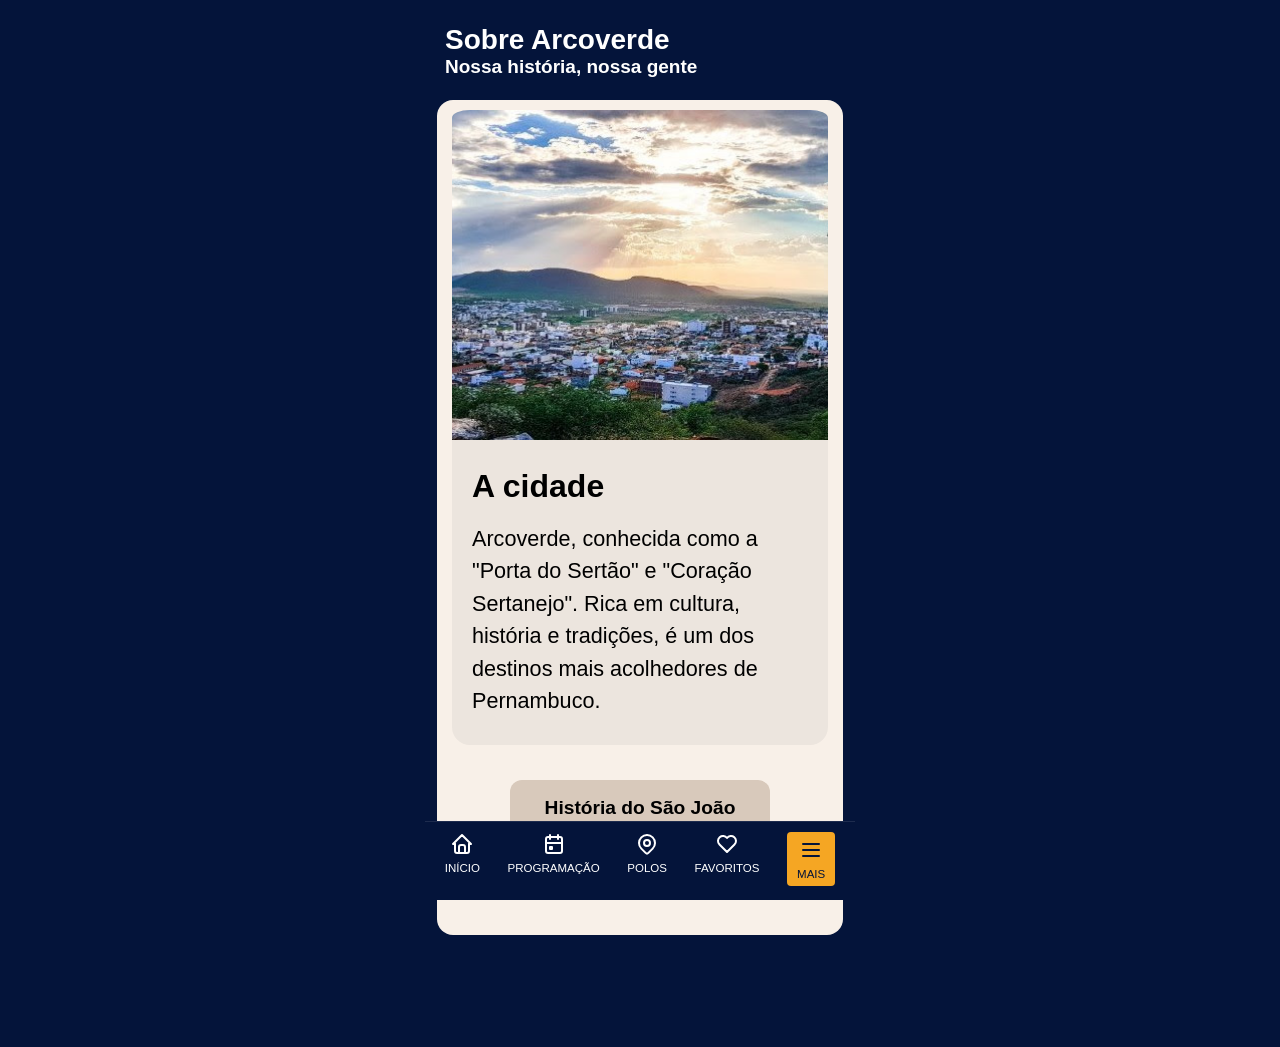
<file: pages/mais/sobreArcoverde.html>
<!DOCTYPE html>
<html lang="pt-BR">

<head>
    <meta charset="UTF-8">
    <meta name="viewport" content="width=device-width, initial-scale=1.0">
    <title>Sobre Arcoverde - Meu São João Arcoverde</title>
    <link rel="stylesheet" href="../../assets/css/style.css">
    <link rel="manifest" href="/manifest.json">
    <meta name="theme-color" content="#04143A">
    <meta name="apple-mobile-web-app-capable" content="yes">
    <meta name="apple-mobile-web-app-status-bar-style" content="black-translucent">
    <meta name="apple-mobile-web-app-title" content="São João">
    <link rel="apple-touch-icon" href="/assets/icons/icon-192.png">
</head>

<body>
    <header class="headerSobre">
        <h1>Sobre Arcoverde</h1>
        <h2>Nossa história, nossa gente</h2>
    </header>



    <main class="mainSobre">
        <div class="foto">
            <img src="../../assets/img/arcoverdeCity.jpg" alt="Cidade de Arcoverde">
        </div>
        <section>
            <h3>A cidade</h3>
            <p>Arcoverde, conhecida como a "Porta do
                Sertão" e "Coração Sertanejo". Rica em cultura,
                história e tradições, é um dos destinos mais
                acolhedores de Pernambuco.</p>
        </section>
        <a href="./sobreSaoJoao.html">

            História do São João
        </a>

    </main>




    <nav class="menu">
        <button class="btnMenu" data-pagina="inicio">
            <svg xmlns="http://www.w3.org/2000/svg" width="24" height="24" viewBox="0 0 24 24" fill="none"
                stroke="currentColor" stroke-width="2" stroke-linecap="round" stroke-linejoin="round"
                class="icon icon-tabler icons-tabler-outline icon-tabler-home">
                <path stroke="none" d="M0 0h24v24H0z" fill="none" />
                <path d="M5 12l-2 0l9 -9l9 9l-2 0" />
                <path d="M5 12v7a2 2 0 0 0 2 2h10a2 2 0 0 0 2 -2v-7" />
                <path d="M9 21v-6a2 2 0 0 1 2 -2h2a2 2 0 0 1 2 2v6" />
            </svg>
            <span>INÍCIO</span>
        </button>
        <button class="btnMenu" data-pagina="programacao">
            <svg xmlns="http://www.w3.org/2000/svg" width="24" height="24" viewBox="0 0 24 24" fill="none"
                stroke="currentColor" stroke-width="2" stroke-linecap="round" stroke-linejoin="round"
                class="icon icon-tabler icons-tabler-outline icon-tabler-calendar-event">
                <path stroke="none" d="M0 0h24v24H0z" fill="none" />
                <path d="M4 7a2 2 0 0 1 2 -2h12a2 2 0 0 1 2 2v12a2 2 0 0 1 -2 2h-12a2 2 0 0 1 -2 -2l0 -12" />
                <path d="M16 3l0 4" />
                <path d="M8 3l0 4" />
                <path d="M4 11l16 0" />
                <path d="M8 15h2v2h-2l0 -2" />
            </svg>
            <span>PROGRAMAÇÃO</span>
        </button>
        <button class="btnMenu" data-pagina="polos">
            <svg xmlns="http://www.w3.org/2000/svg" width="24" height="24" viewBox="0 0 24 24" fill="none"
                stroke="currentColor" stroke-width="2" stroke-linecap="round" stroke-linejoin="round"
                class="icon icon-tabler icons-tabler-outline icon-tabler-map-pin">
                <path stroke="none" d="M0 0h24v24H0z" fill="none" />
                <path d="M9 11a3 3 0 1 0 6 0a3 3 0 0 0 -6 0" />
                <path d="M17.657 16.657l-4.243 4.243a2 2 0 0 1 -2.827 0l-4.244 -4.243a8 8 0 1 1 11.314 0" />
            </svg>
            <span>POLOS</span>
        </button>
        <button class="btnMenu" data-pagina="favoritos">
            <svg id="favorito" xmlns="http://www.w3.org/2000/svg" width="24" height="24" viewBox="0 0 24 24" fill="none"
                stroke="currentColor" stroke-width="2" stroke-linecap="round" stroke-linejoin="round"
                class="icon icon-tabler icons-tabler-outline icon-tabler-heart">
                <path stroke="none" d="M0 0h24v24H0z" fill="none" />
                <path d="M19.5 12.572l-7.5 7.428l-7.5 -7.428a5 5 0 1 1 7.5 -6.566a5 5 0 1 1 7.5 6.572" />
            </svg>
            <span>FAVORITOS</span>
        </button>
        <button class="btnMenu" data-pagina="mais">
            <svg xmlns="http://www.w3.org/2000/svg" width="24" height="24" viewBox="0 0 24 24" fill="none"
                stroke="currentColor" stroke-width="2" stroke-linecap="round" stroke-linejoin="round"
                class="icon icon-tabler icons-tabler-outline icon-tabler-menu-2">
                <path stroke="none" d="M0 0h24v24H0z" fill="none" />
                <path d="M4 6l16 0" />
                <path d="M4 12l16 0" />
                <path d="M4 18l16 0" />
            </svg>
            <span>MAIS</span>
        </button>
    </nav>

    <script src="../../assets/js/script.js"></script>

</body>

</html>
</file>
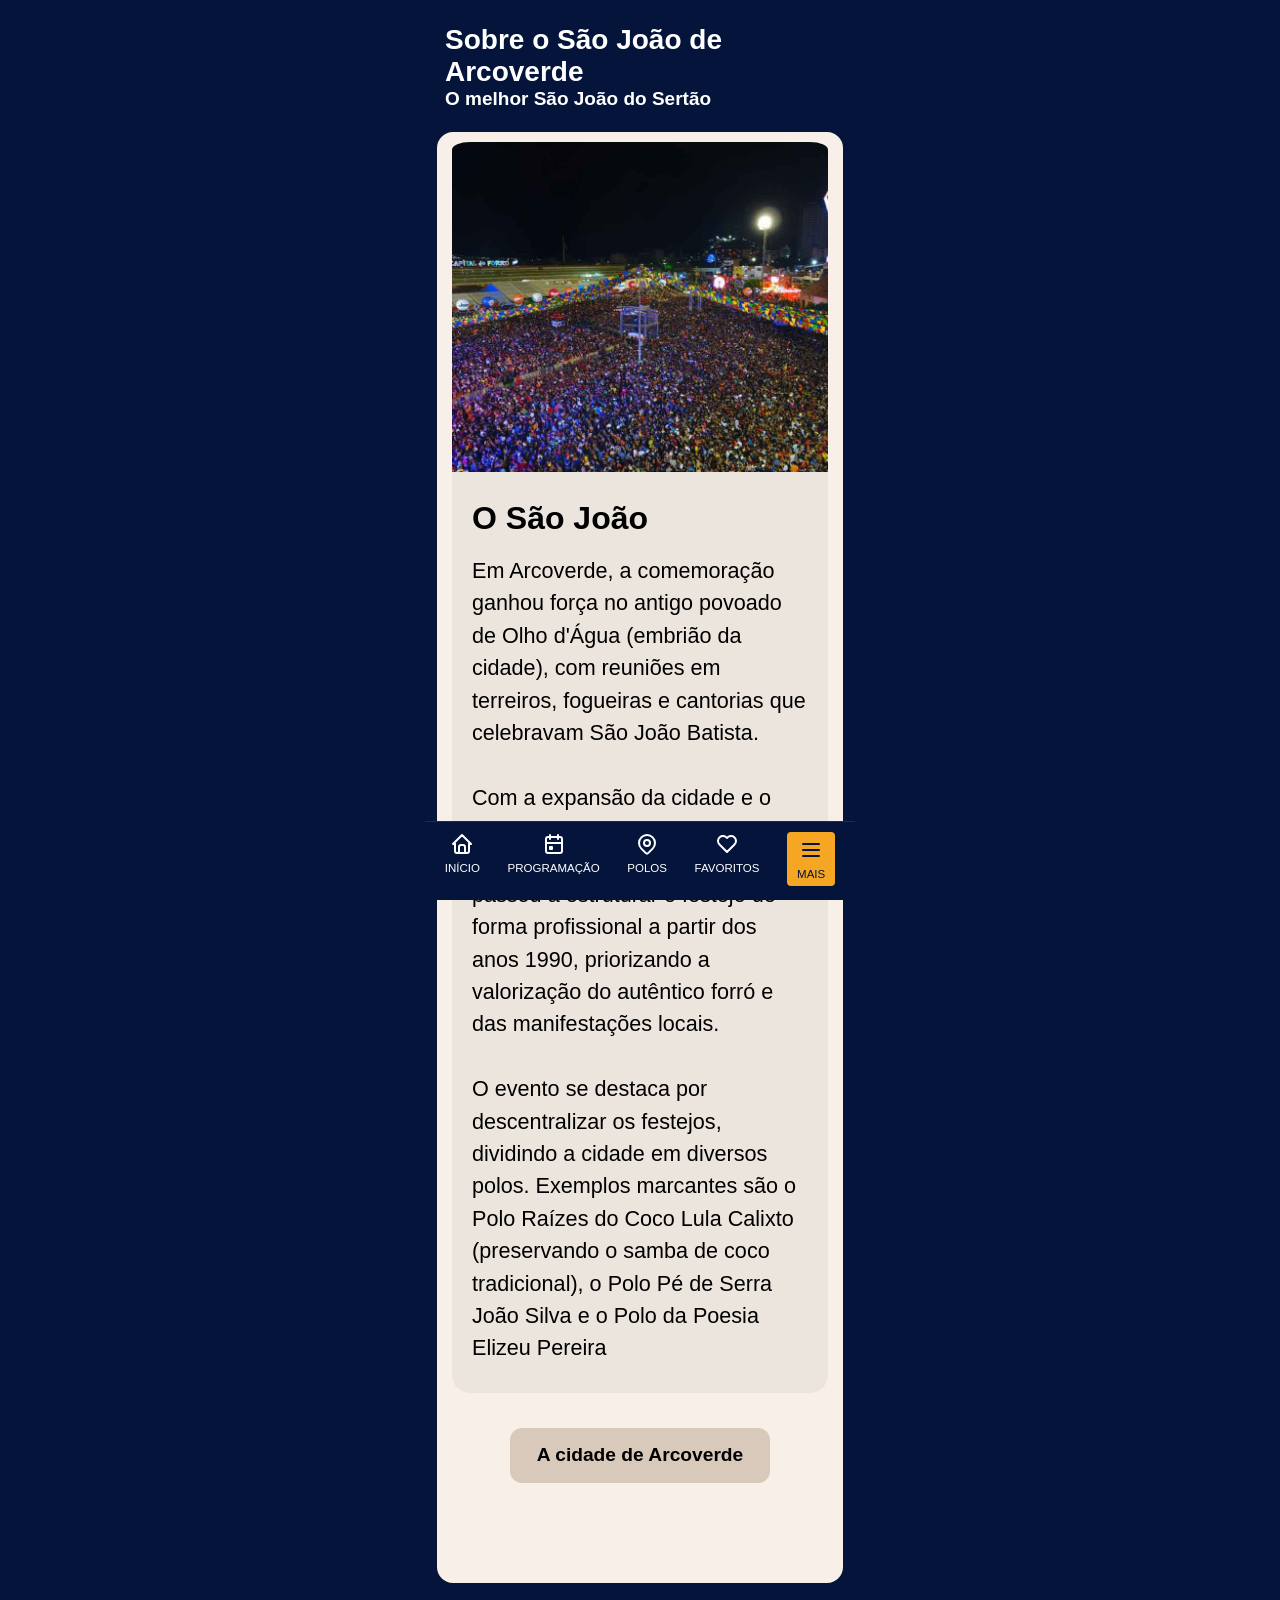
<file: pages/mais/sobreSaoJoao.html>
<!DOCTYPE html>
<html lang="pt-BR">

<head>
    <meta charset="UTF-8">
    <meta name="viewport" content="width=device-width, initial-scale=1.0">
    <title>Sobre Arcoverde - Meu São João Arcoverde</title>
    <link rel="stylesheet" href="../../assets/css/style.css">
    <link rel="manifest" href="/manifest.json">
    <meta name="theme-color" content="#04143A">
    <meta name="apple-mobile-web-app-capable" content="yes">
    <meta name="apple-mobile-web-app-status-bar-style" content="black-translucent">
    <meta name="apple-mobile-web-app-title" content="São João">
    <link rel="apple-touch-icon" href="/assets/icons/icon-192.png">
</head>

<body>
    <header class="headerSobre">
        <h1>Sobre o São João de Arcoverde</h1>
        <h2>O melhor São João do Sertão</h2>
    </header>



    <main class="mainSobre">
        <div class="foto">
            <img src="../../assets/img/saoJoaoArcoverde.jpg" alt="São João de Arcoverde">
        </div>
        <section>
            <h3>O São João</h3>
            <p>Em Arcoverde, a comemoração ganhou força no antigo povoado de Olho d'Água (embrião da cidade), com
                reuniões em terreiros, fogueiras e cantorias que celebravam São João Batista. <br>

                <br> Com a expansão da cidade e o crescimento do turismo no interior pernambucano, a Prefeitura passou a
                estruturar o festejo de forma profissional a partir dos anos 1990, priorizando a valorização do
                autêntico forró e das manifestações locais. <br>
                <br>
                O evento se destaca por descentralizar os festejos, dividindo a cidade em diversos polos. Exemplos
                marcantes são o Polo Raízes do Coco Lula Calixto (preservando o samba de coco tradicional), o Polo Pé de
                Serra João Silva e o Polo da Poesia Elizeu Pereira
            </p>
        </section>
        <a href="./sobreArcoverde.html">

            A cidade de Arcoverde
        </a>

    </main>




    <nav class="menu">
        <button class="btnMenu" data-pagina="inicio">
            <svg xmlns="http://www.w3.org/2000/svg" width="24" height="24" viewBox="0 0 24 24" fill="none"
                stroke="currentColor" stroke-width="2" stroke-linecap="round" stroke-linejoin="round"
                class="icon icon-tabler icons-tabler-outline icon-tabler-home">
                <path stroke="none" d="M0 0h24v24H0z" fill="none" />
                <path d="M5 12l-2 0l9 -9l9 9l-2 0" />
                <path d="M5 12v7a2 2 0 0 0 2 2h10a2 2 0 0 0 2 -2v-7" />
                <path d="M9 21v-6a2 2 0 0 1 2 -2h2a2 2 0 0 1 2 2v6" />
            </svg>
            <span>INÍCIO</span>
        </button>
        <button class="btnMenu" data-pagina="programacao">
            <svg xmlns="http://www.w3.org/2000/svg" width="24" height="24" viewBox="0 0 24 24" fill="none"
                stroke="currentColor" stroke-width="2" stroke-linecap="round" stroke-linejoin="round"
                class="icon icon-tabler icons-tabler-outline icon-tabler-calendar-event">
                <path stroke="none" d="M0 0h24v24H0z" fill="none" />
                <path d="M4 7a2 2 0 0 1 2 -2h12a2 2 0 0 1 2 2v12a2 2 0 0 1 -2 2h-12a2 2 0 0 1 -2 -2l0 -12" />
                <path d="M16 3l0 4" />
                <path d="M8 3l0 4" />
                <path d="M4 11l16 0" />
                <path d="M8 15h2v2h-2l0 -2" />
            </svg>
            <span>PROGRAMAÇÃO</span>
        </button>
        <button class="btnMenu" data-pagina="polos">
            <svg xmlns="http://www.w3.org/2000/svg" width="24" height="24" viewBox="0 0 24 24" fill="none"
                stroke="currentColor" stroke-width="2" stroke-linecap="round" stroke-linejoin="round"
                class="icon icon-tabler icons-tabler-outline icon-tabler-map-pin">
                <path stroke="none" d="M0 0h24v24H0z" fill="none" />
                <path d="M9 11a3 3 0 1 0 6 0a3 3 0 0 0 -6 0" />
                <path d="M17.657 16.657l-4.243 4.243a2 2 0 0 1 -2.827 0l-4.244 -4.243a8 8 0 1 1 11.314 0" />
            </svg>
            <span>POLOS</span>
        </button>
        <button class="btnMenu" data-pagina="favoritos">
            <svg id="favorito" xmlns="http://www.w3.org/2000/svg" width="24" height="24" viewBox="0 0 24 24" fill="none"
                stroke="currentColor" stroke-width="2" stroke-linecap="round" stroke-linejoin="round"
                class="icon icon-tabler icons-tabler-outline icon-tabler-heart">
                <path stroke="none" d="M0 0h24v24H0z" fill="none" />
                <path d="M19.5 12.572l-7.5 7.428l-7.5 -7.428a5 5 0 1 1 7.5 -6.566a5 5 0 1 1 7.5 6.572" />
            </svg>
            <span>FAVORITOS</span>
        </button>
        <button class="btnMenu" data-pagina="mais">
            <svg xmlns="http://www.w3.org/2000/svg" width="24" height="24" viewBox="0 0 24 24" fill="none"
                stroke="currentColor" stroke-width="2" stroke-linecap="round" stroke-linejoin="round"
                class="icon icon-tabler icons-tabler-outline icon-tabler-menu-2">
                <path stroke="none" d="M0 0h24v24H0z" fill="none" />
                <path d="M4 6l16 0" />
                <path d="M4 12l16 0" />
                <path d="M4 18l16 0" />
            </svg>
            <span>MAIS</span>
        </button>
    </nav>

    <script src="../../assets/js/script.js"></script>

</body>

</html>
</file>
<file: assets/css/style.css>
*{
    margin: 0;
    padding: 0;
    box-sizing: border-box;
    font-family: 'Inter', sans-serif;
}

body{
    background: #04143A;
    color: white;
    max-width: 430px;
    margin: auto;
    min-height: 100vh;
    padding-bottom: 100px;
}


.topo{
    padding: 24px 20px 10px;
}

.topo header{
    position: relative;
}

.topo h1{
    font-size: 18px;
    line-height: 1.1;
    font-weight: 800;
    margin-bottom: 8px;
}

.topo date{
    color: #d8d8d8;
    font-size: 1rem;
    font-weight: 500;
}

#notificacao{
    position: absolute;
    right: 0;
    top: 10px;
    background: transparent;
    border: none;
    color: white;
    cursor: pointer;
}

#notificacao svg{
    width: 32px;
    height: 32px;
}

/* ================= MAIN ================= */

main{
    padding: 5px 20px;
}

/* ================= CARD LIVE ================= */

.live span{
    display: block;
    font-size: 20px;
    font-weight: 700;
    margin-bottom: 5px;
    color: #000000;
}

main{
    background-color: #f8f0e8;
    border-radius: 2%;
}


#cardPrincipal{
    position: relative;
    background: #0c0c0c;
    border-radius: 16px;
    overflow: hidden;
    min-height: 220px;
    padding: 18px;
    display: flex;
    flex-direction: column;
    justify-content: flex-end;
    margin-bottom: 22px;
}

#cardPrincipal img{
    position: absolute;
    inset: 0;
    width: 100%;
    height: 100%;
    object-fit: cover;
    opacity: 0.6;
}


#cardPrincipal h2,
#cardPrincipal h3,
#cardPrincipal time,
#cardPrincipal h4{
    position: relative;
    z-index: 2;
}

#cardPrincipal h2{
    font-size: 1rem;
    font-weight: 500;
}

#cardPrincipal h3{
    font-size: 2rem;
    font-weight: 800;
    margin: 6px 0;
}

#cardPrincipal time{
    font-size: 1rem;
    font-weight: 600;
}

#cardPrincipal h4{
    margin-top: 4px;
    font-size: 1rem;
    font-weight: 500;
}
#cardPrincipal {
    transition: opacity 0.3s ease;
}

/* ================= PRÓXIMOS SHOWS ================= */

.nextShows{
    margin-top: 10px;
    color: #000000;
}

.topoBox2{
    display: flex;
    justify-content: space-between;
    align-items: center;
    margin-bottom: 12px;
}

.topoBox2 h2{
    font-size: 1.3rem;
    color: #000000;
}

.topoBox2 a{
    color: #000000;
    text-decoration: none;
    font-weight: 600;
}


.cardShow{
    background: #e4d5c6;
    border-radius: 16px;
    padding: 16px;
    color: #000000;
    display: flex;
    align-items: center;
    justify-content: space-between;
    gap: 12px;
    margin-bottom: 12px;
}


#ProximosShows {
    display: flex;
    flex-direction: column;
    gap: 12px;

}

.infoShow{
    flex: 1;
}

.infoShow h2{
    font-size: 1rem;
    font-weight: 700;
}

.infoShow h3{
    color: #000000;
    margin-top: 4px;
}


.cardShow time {
    font-size: 20px;
    font-weight: 800;
}

.cardShow h2 {
    font-size: 1rem;
    font-weight: 700;
}

.cardShow h3 {
    color: #000000;
    font-size: .95rem;
    margin-top: 4px;
}

.cardShow button {
    border: none;
    background: transparent;
    cursor: pointer;
}

.cardShow svg {
    width: 28px;
    height: 28px;
    stroke: #000000;
}

.btnFavoritar.favoritado svg {
    fill: #ff0000;
    stroke: #ff0000;
}
/* ================= DESTAQUES ================= */

.boxDestaques{
    margin-top: 28px;
}

.boxDestaques > h2{
    color: #000000;
}

.boxDestaques{
    display: flex;
    flex-direction: column;
}

.boxDestaques > h2{
    font-size: 18px;
    margin-bottom: 6px;

}

.boxDestaques > a{
    align-self: flex-end;
    margin-top: -28px;
    color: #000000;
    text-decoration: none;
    font-weight: 600;
    margin-bottom: 16px;
}

.navDestaques{
    display: flex;
    gap: 14px;
    overflow-x: auto;
    padding-bottom: 8px;
    justify-content: space-between;
    gap: 10px;
}

.navDestaques::-webkit-scrollbar{
    display: none;
}

.navDestaques a{
    min-width: 31%;
    height: 150px;
    border-radius: 18px;
    text-decoration: none;
    color: white;
    padding: 16px;
    display: flex;
    flex-direction: column;
    justify-content: space-between;
}

.navDestaques a:nth-child(1){
    background: #c90c0c;
}

.navDestaques a:nth-child(2){
    background: #5a1ab1;
}

.navDestaques a:nth-child(3){
    background: #3513b8;
}

.navDestaques h2{
    font-size: 1rem;
    line-height: 1.2;
}

.navDestaques svg{
    width: 48px;
    height: 48px;
    stroke: white;
}

/* ================= MENU ================= */

.menu{
    position: fixed;
    bottom: 0;
    left: 50%;
    transform: translateX(-50%);
    width: 100%;
    max-width: 430px;
    background: #04143A;
    border-top: 1px solid rgba(255,255,255,.1);
    display: flex;
    justify-content: space-around;
    padding: 10px 6px 14px;
}

.menu button{
    background: transparent;
    border: none;
    color: white;
    display: flex;
    flex-direction: column;
    align-items: center;
    gap: 6px;
    font-size: .72rem;
    cursor: pointer;
    
}

.menu svg{
    width: 24px;
    height: 24px;
    stroke: white;
}



.btnMenu.ativo{
    background: #F5A623;
    border-radius: 4px;
    color: #04143A;
    padding: 6px 10px;
}

.btnMenu.ativo svg{
    stroke: #04143A;
}


/* ================= FAVORITOS ================= */

.headerFavoritos {
    padding: 24px 20px 10px;
    background: #04143A;
    position: relative;
}

.headerFavoritos h1 {
    font-size: 28px;
    font-weight: 800;
    color: white;
}

#pesquisa {
    position: absolute;
    right: 20px;
    top: 24px;
    background: transparent;
    border: none;
    color: white;
    cursor: pointer;
}

#pesquisa svg {
    width: 28px;
    height: 28px;
}



#filtro {
    display: flex;
    background: #041f50;
    border-radius: 25px;
    padding: 4px;
    margin-top: 12px;
    gap: 4px;
}

.btnFiltro {
    flex: 1;
    padding: 8px;
    border: none;
    border-radius: 20px;
    background: transparent;
    color: white;
    font-weight: 600;
    cursor: pointer;
}

.btnFiltro.ativo {
    background: #F5A623;
    color: #04143A;
}


.cardListaFav{
    display: flex;
    flex-direction: row;
    padding: 12px;
    justify-content: space-between;
    margin-bottom: 12px;
    background: #f8f0e8;
    border-radius: 16px;
}

.cardListaFav img{
    object-fit: cover;
    width: 100px;
    height: 100px;
    border-radius: 5px;
}

#dataShowFav{
    width: 50px;
    height: 100px;
    background: #04143A;
    color: #ffffff;
    border-radius: 5px;
    display: flex;
    flex-direction: column;
    align-items: center;
    justify-content: center;
}

#infoShowFav{
    color: #000000;
    padding: 0 12px;
    flex: 1;
}

.btnFavoritar {
    background: transparent;
    border: none;
    cursor: pointer;
}

.semFavoritos{
    color: #04143A;
    font-size: large;
}


/* ================= PROGRAMAÇÃO ================= */

.headerProgramacao{
    padding: 24px 20px 10px;
    background: #04143A;
    position: relative;
}

.headerProgramacao h1 {
    color: white;
    font-size: 28px;
    font-weight: 800;
}

.filtroScroll {
    display: flex;
    overflow-x: auto;
    gap: 8px;
    padding: 12px 0;
    scrollbar-width: none;
}

.filtroScroll::-webkit-scrollbar {
    display: none;
}

.botaoDias {
    display: flex;
    flex-direction: column;
    align-items: center;
    min-width: 48px;
    padding: 8px;
    border: none;
    border-radius: 10px;
    background: #1a2f5a;
    color: white;
    cursor: pointer;
    font-weight: 700;
}

.botaoDias.ativo {
    background: #F5A623;
    color: #04143A;
}

.cardProgramacao {
    background: #f8f0e8;
    border-radius: 16px;
    padding: 16px;
    display: flex;
    align-items: center;
    justify-content: space-between;
    gap: 12px;
    margin-bottom: 12px;
}
.imgArtistaProg {
    width: 100px;
    height: 100px;
    border-radius: 10px;
    object-fit: cover;
    flex-shrink: 0;
}

.infoShowProgramacao time {
    font-size: 0.85rem;
    color: #666666;
    margin-top: 4px;
}

.cardProgramacao .horarioShow p {
    font-size: 20px;
    font-weight: 800;
    color: #000000;
}

.cardProgramacao h3 {
    font-size: 0.9rem;
    color: #666666;
}

.cardProgramacao h4 {
    font-size: 1rem;
    font-weight: 700;
    color: #000000;
}

.infoShowProgramacao {
    display: flex;
    flex-direction: column;
    flex: 1;
}
.cardProgramacao .btnFavoritar {
    background: transparent;
    border: none;
    cursor: pointer;
}

.cardProgramacao .btnFavoritar svg {
    width: 28px;
    height: 28px;
    stroke: #000000;
}

.botaoPolos {
    white-space: nowrap;
    padding: 8px 16px;
    border: none;
    border-radius: 10px;
    background: #1a2f5a;
    color: white;
    cursor: pointer;
    font-weight: 700;
}

.botaoPolos.ativo {
    background: #F5A623;
    color: #04143A;
}

.tituloDia {
    color: #000000;
    font-size: 1.1rem;
    font-weight: 700;
    margin: 16px 0 8px;
    padding-top: 8px;
    border-top: 1px solid #d0c4b8;

}

/* ================= POLOS ================= */

.headerPolo{
    padding: 24px 20px 10px;
    background: #04143A;
    position: relative;
}

.headerPolo h1 {
    color: white;
    font-size: 28px;
    font-weight: 800;
}

.cardsPolos {
    background: #f8f0e8;
    border-radius: 16px;
    padding: 16px;
    display: flex;
    align-items: center;
    justify-content: space-between;
    gap: 12px;
    margin-bottom: 12px;
}

.cardsPolos img{
    width: 100px;
    height: 100px;
    border-radius: 5px;
}


.cardsPolos h3 {
    font-size: 0.9rem;
    color: #666666;
}

.cardsPolos h2 {
    font-size: 1rem;
    font-weight: 700;
    color: #000000;
}

.infoPolos {
    display: flex;
    flex-direction: column;
    flex: 1;
}

.cardsPolos button {
    border-radius: 5px;
    background-color: #d0c4b8;
    border: none;
    padding: 10px;
    font-size: 13px;
    font-weight: bold;
    width: 100px;
    flex-shrink: 0;
    cursor: pointer;
}

.abrirMapa{
    cursor: pointer;
}

/* ================= MAIS ================= */

.headerMais {
    padding: 24px 20px 10px;
    background: #04143A;
}

.headerMais h1 {
    color: white;
    font-size: 28px;
    font-weight: 800;
}

main {
    background: #f8f0e8;
    border-radius: 16px;
    margin: 12px;
    overflow: hidden;
}

.cardsSobre {
    padding: 16px;
    border-bottom: 1px solid #d0c4b8;
    min-height: 80px;
}

.cardsSobre a {
    display: flex;
    align-items: center;
    gap: 16px;
    text-decoration: none;
    color: #000000;
}

.boxIcon {
    width: 60px;
    height: 60px;
    border-radius: 12px;
    background: #e7dacc;
    display: flex;
    align-items: center;
    justify-content: center;
    flex-shrink: 0;
}

.boxIcon img {
    width: 36px;
    height: 36px;
}

.cardsSobre h2 {
    font-size: 1rem;
    font-weight: 700;
    color: #000000;
}

.cardsSobre p {
    font-size: 0.85rem;
    color: #666666;
    margin-top: 4px;
}

.cardsSobre svg {
    margin-left: auto;
    stroke: #999999;
    flex-shrink: 0;
}

.infoCard {
    flex: 1;
}

/* ================= SOBRE/ARCO/SAO JOAO ================= */

.headerSobre {
    padding: 24px 20px 10px;
    background: #04143A;
}

.headerSobre h1 {
    color: white;
    font-size: 28px;
    font-weight: 800;
}

.headerSobre h2 {
    color: white;
    font-size: 19px;
    font-weight: 800;
}

.mainSobre {
    flex: 1;
    padding: 0 15px 100px;
}


.foto img {
    width: 100%;
    height: 340px;
    object-fit: cover;
    border-radius: 18px 18px 0 0;
    display: block;
    padding-top: 10px;
}


.mainSobre section {
    background-color: #ece5de;
    color: #000;
    padding: 28px 20px;
    border-radius: 0 0 18px 18px;
}

.mainSobre section h3 {
    font-size: 2rem;
    margin-bottom: 18px;
    font-weight: bold;
}

.mainSobre section p {
    font-size: 1.35rem;
    line-height: 1.5;
}


.mainSobre a {
    display: flex;
    justify-content: center;
    align-items: center;

    width: 260px;
    height: 55px;


    background-color: #d8c9bb;
    color: #000;

    text-decoration: none;
    font-size: 1.2rem;
    font-weight: bold;

    border-radius: 12px;

    margin: 35px auto 0;
   
}

/* ================= DESENVOLVEDOR ================= */

.headerMeu {
    padding: 24px 20px 10px;
    background: #04143A;
}

.headerMeu h1 {
    color: white;
    font-size: 28px;
    font-weight: 800;
}

.headerMeu h2 {
    color: white;
    font-size: 19px;
    font-weight: 800;
}

.mainInfo {
    display: flex;
    flex-direction: column;
    align-items: center;
    background-color: #041f50;
}

.fotoMinha {
    width: 170px;
    height: 170px;

    border-radius: 50%;
    overflow: hidden;

    border: 6px solid #f8b625;

    margin-bottom: 25px;

    box-shadow: 0 0 30px rgba(248, 182, 37, 0.3);
}

.fotoMinha img {
    width: 100%;
    height: 100%;
    object-fit: cover;
}


.infoMinhas {
    text-align: center;
    margin-bottom: 35px;
    max-width: 340px;
}

.infoMinhas p {
    font-size: 1.25rem;
    line-height: 1.6;
}

.infoMinhas p:first-child {
    margin-bottom: 10px;
}



.cardGit,
.cardLink {
    width: 100%;
    max-width: 420px;

    display: flex;
    align-items: center;
    justify-content: space-between;

    padding: 22px 20px;

    margin-bottom: 18px;

    text-decoration: none;
    color: white;

    border-radius: 22px;

    background: rgba(255, 255, 255, 0.06);

    border: 1px solid rgba(255,255,255,0.15);

    backdrop-filter: blur(10px);


}


.cardGit svg,
.cardLink svg {
    width: 34px;
    height: 34px;
    flex-shrink: 0;
}


.cardGit p,
.cardLink p {
    flex: 1;
    margin: 0 18px;
    font-size: 1.1rem;
    word-break: break-word;
}


.cardGit svg:last-child,
.cardLink svg:last-child {
    color: #f8b625;
}



.sobreApp {
    background: #f2ebe4;

    margin-top: 45px;

    border-radius: 28px;

    padding: 28px 24px;

    display: flex;
    gap: 22px;
    align-items: flex-start;

    color: #001b57;
}


.boxSvg {
    min-width: 85px;
    height: 85px;

    background: #001b57;

    border-radius: 20px;

    display: flex;
    align-items: center;
    justify-content: center;
}

.boxSvg svg {
    width: 42px;
    height: 42px;
    color: #f8b625;
}

.infoApp h3 {
    font-size: 2rem;
    margin-bottom: 18px;
}

.infoApp p {
    font-size: 1.15rem;
    margin-bottom: 14px;
    line-height: 1.5;
}

body > p {
    text-align: center;
    margin-top: 35px;
    font-size: 1rem;
    opacity: 0.9;
}



/* ================= ONDE FICAR/ COMER / TURISMO ================= */
.comerHeader,
.ficarHeader,
.headerTurismo {
    padding: 24px 20px 10px;
    background: #04143A;
}

.comerHeader h1,
.ficarHeader h1,
.headerTurismo h1 {
    color: white;
    font-size: 28px;
    font-weight: 800;
}


.cardTurismo,
.cardRestaurante,
.cardHotel {
    background: #f8f0e8;
    border-radius: 10px;
    overflow: hidden;
    margin-bottom: 12px;
    padding-bottom: 5px;
    border-bottom: 3px solid #d0c4b8; 
}

.cardTurismo img,
.cardRestaurante img,
.cardHotel img {
    width: 100%;
    height: 160px;
    object-fit: cover;
}

.infoTurismo,
.infoRestaurante,
.infoHotel {
    padding: 12px;
}

.infoTurismo h2,
.infoRestaurante h2,
.infoHotel h2 {
    font-size: 1.1rem;
    font-weight: 700;
    color: #000000;
}

.infoTurismo p,
.infoRestaurante p,
.infoHotel p {
    color: #666666;
    font-size: 0.9rem;
    margin-top: 4px;
    padding-bottom: 10px;
}

.avaliacao {
    font-weight: 700;
    color: #F5A623;
    font-size: 0.9rem;
}

.barraPesquisa {
    display: flex;
    align-items: center;
    background: rgba(255,255,255,0.1);
    border-radius: 25px;
    padding: 8px 16px;
    margin-top: 12px;
    gap: 8px;
    border: 1px solid rgba(255,255,255,0.3);
}

.barraPesquisa input {
    background: transparent;
    border: none;
    outline: none;
    color: white;
    width: 100%;
    font-size: 0.95rem;
}

.barraPesquisa input::placeholder {
    color: rgba(255,255,255,0.6);
}

.barraPesquisa svg {
    stroke: rgba(255,255,255,0.6);
    flex-shrink: 0;
}


.abrirMapa{
    border-radius: 5px;
    background-color: #d0c4b8;
    border: none;
    padding: 10px;
    font-size: 13px;
    font-weight: bold;
    width: 100px;
    flex-shrink: 0;
    cursor: pointer;
    margin-bottom: 10px;
    
}

.abrirMapa{
    cursor: pointer;
}
</file>
